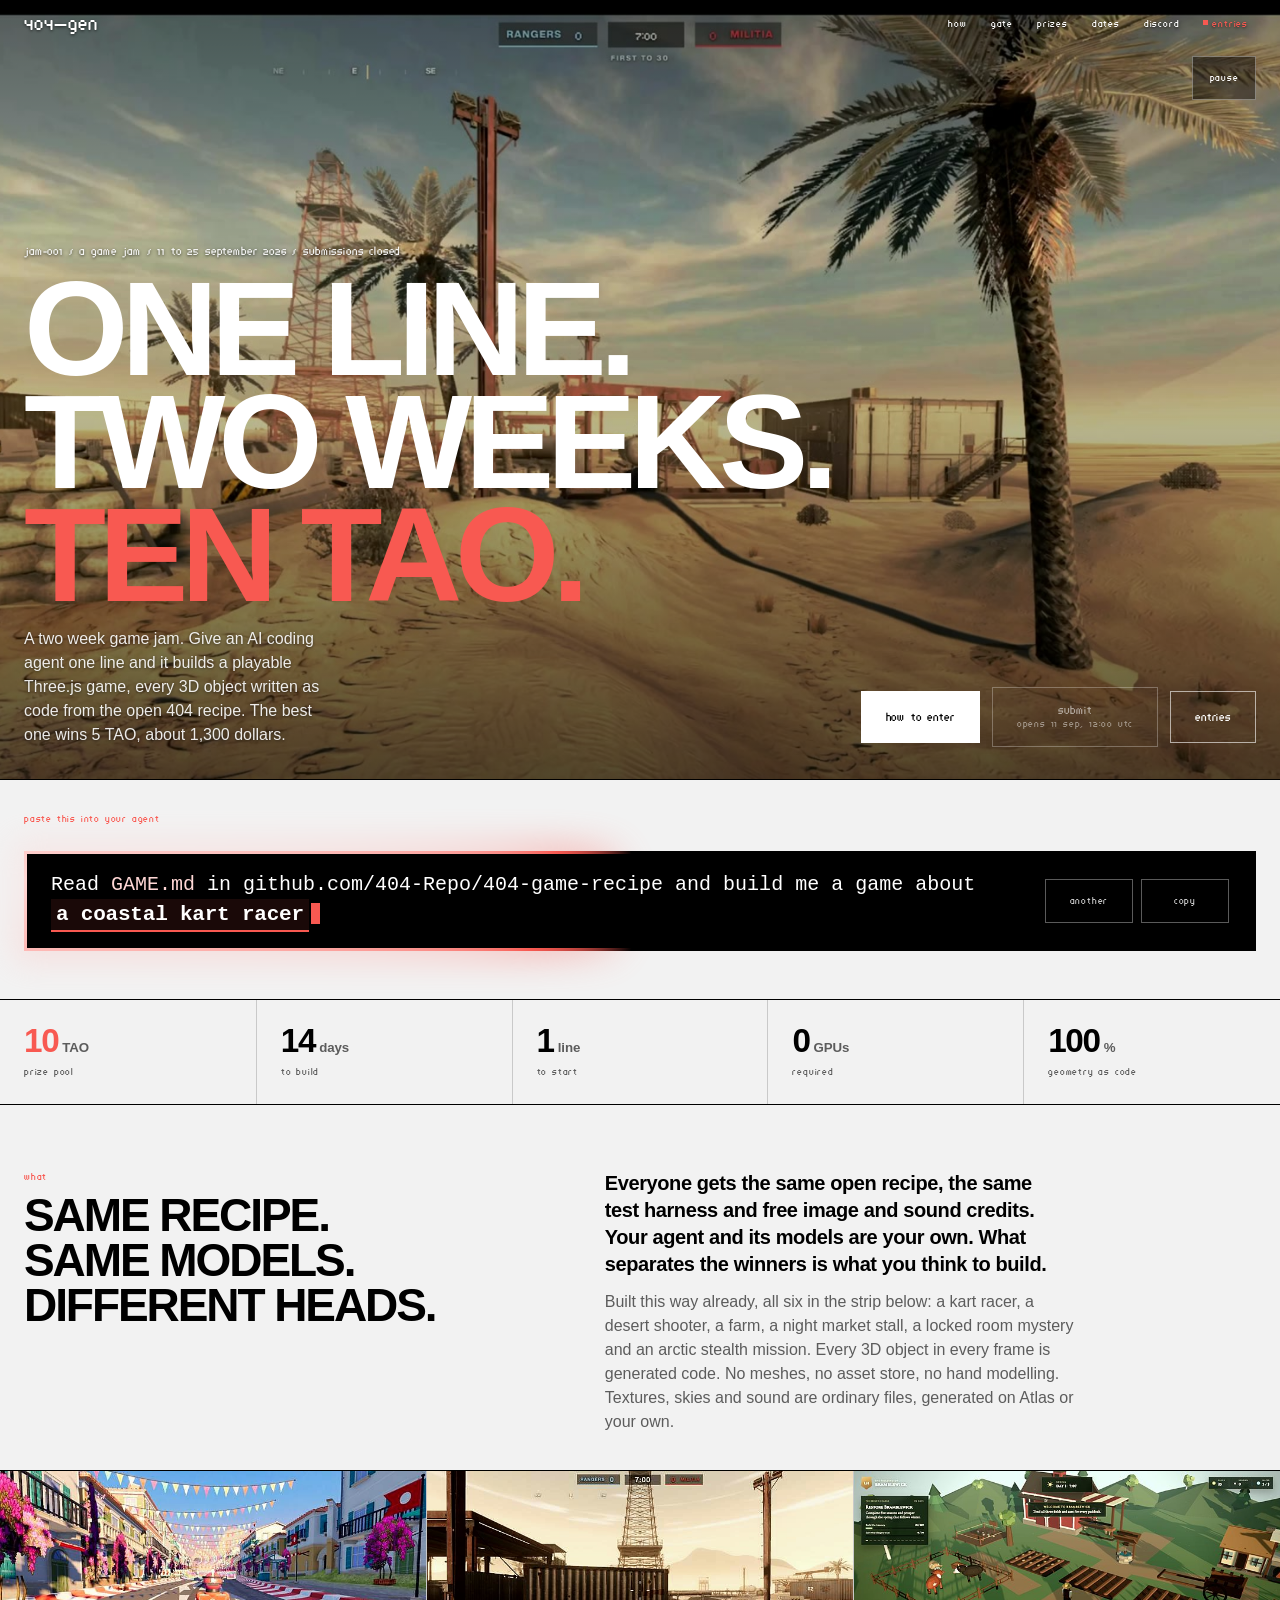
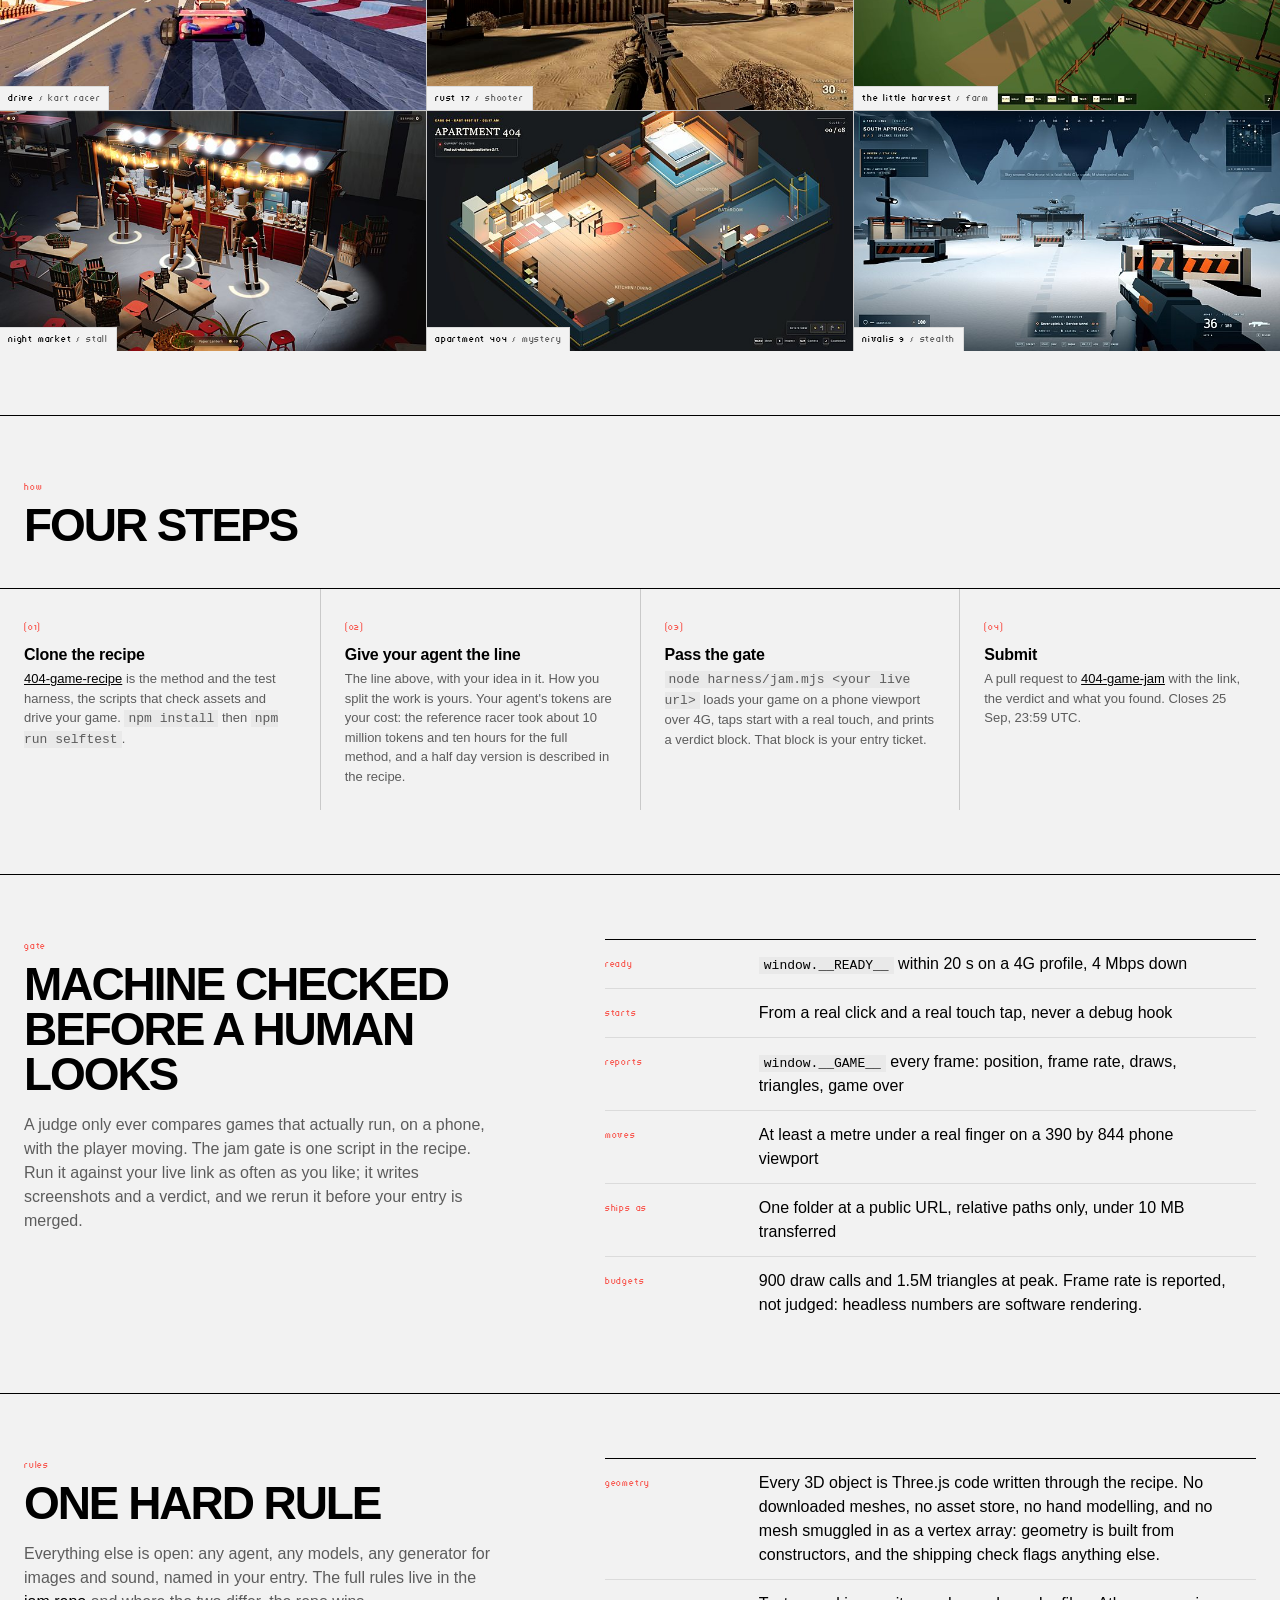
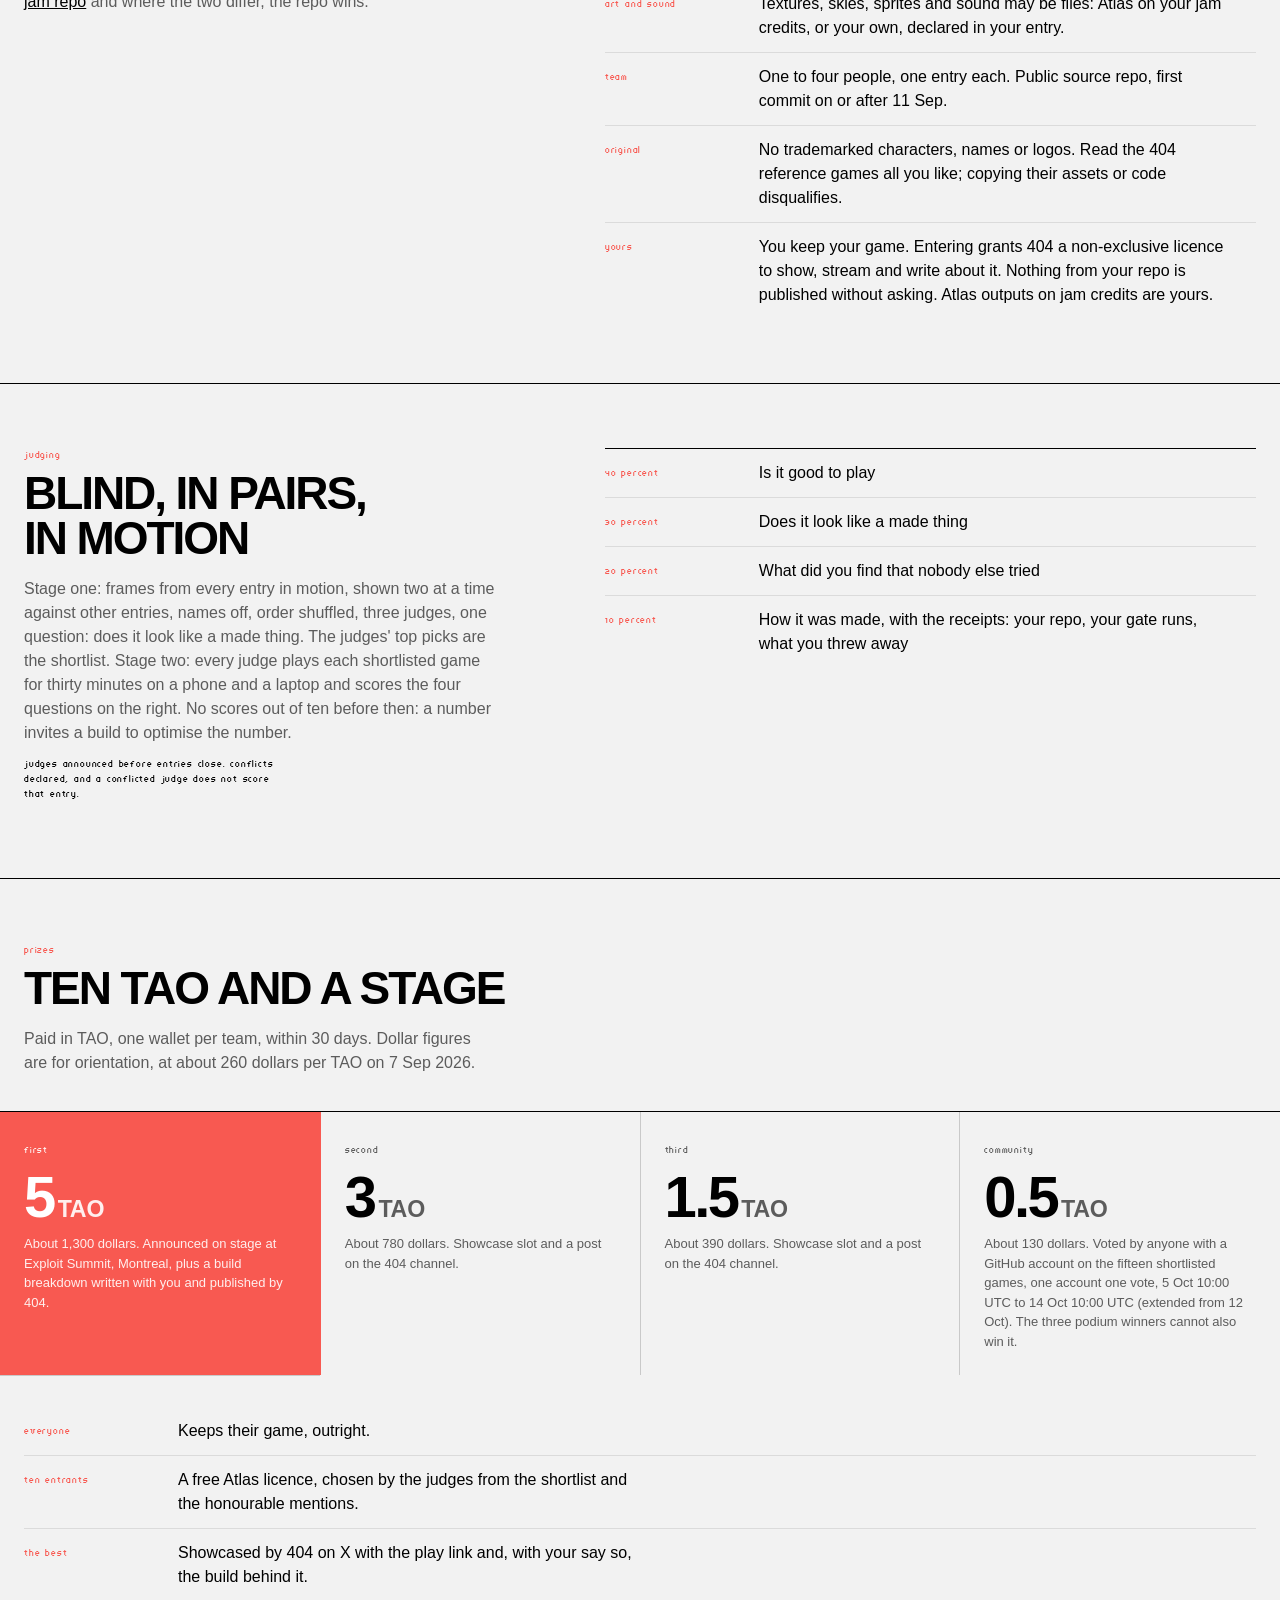
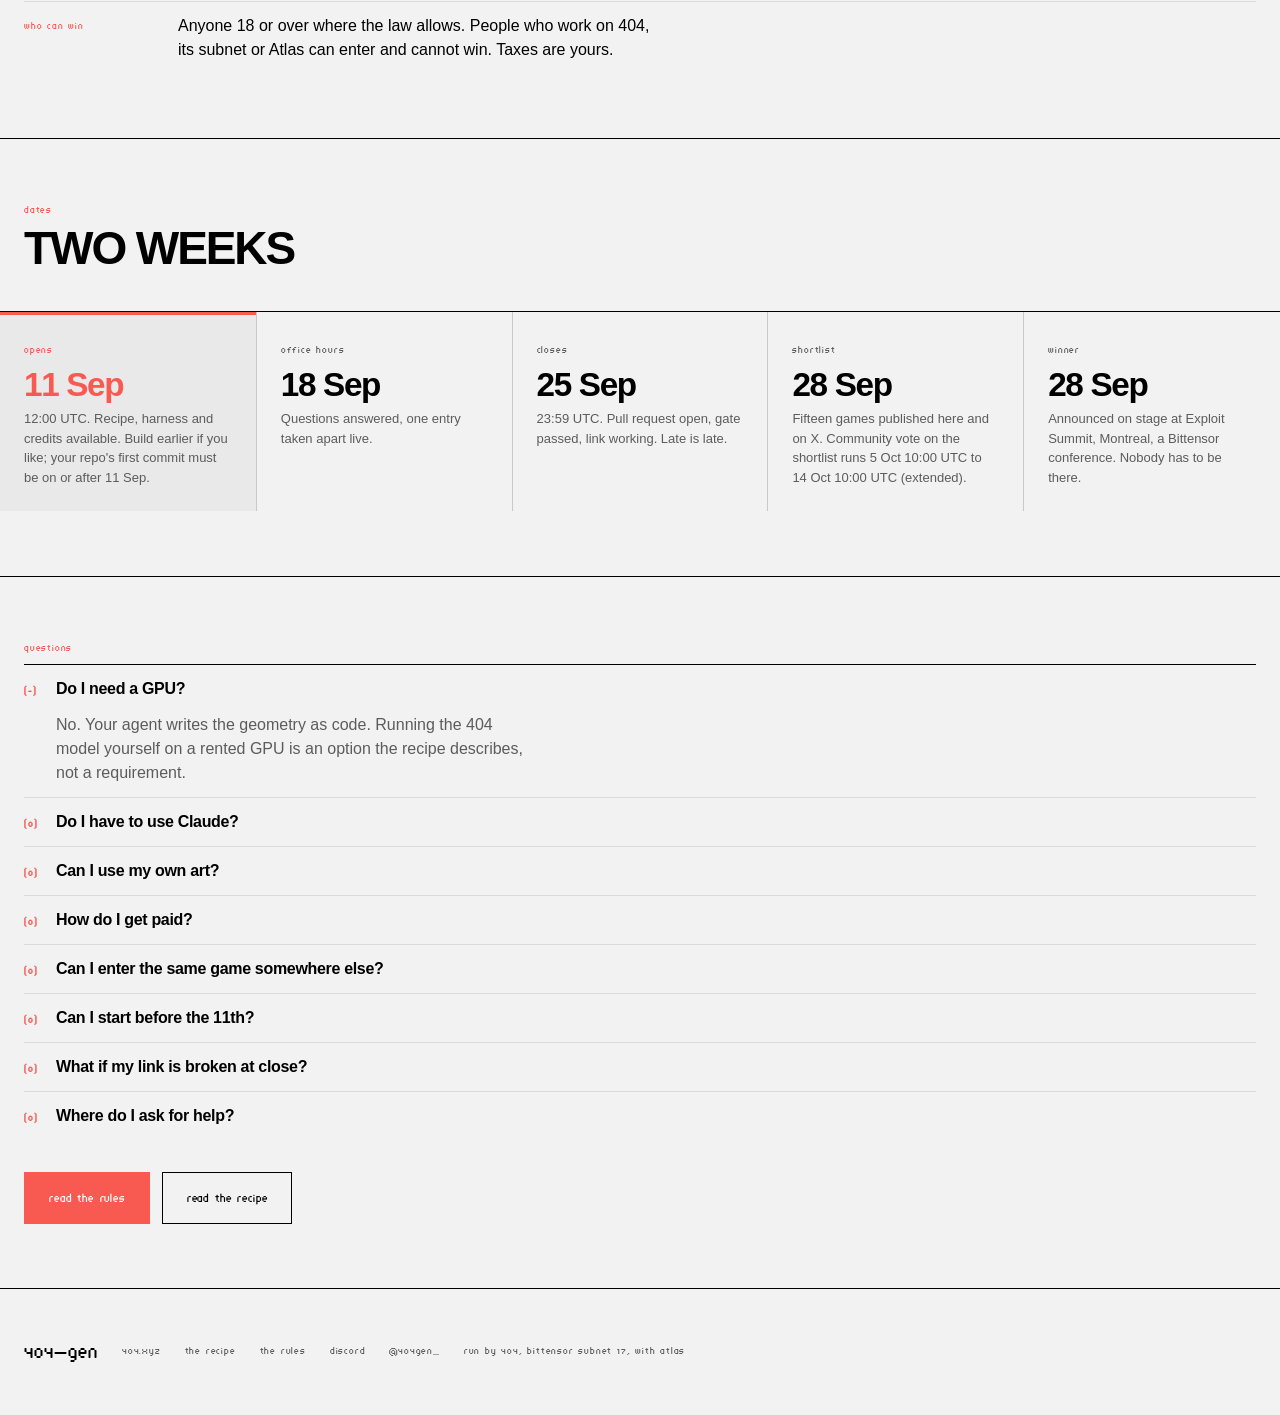
<file: index.html>
<!doctype html>
<html lang="en">
<head>
<meta charset="utf-8">
<meta name="viewport" content="width=device-width,initial-scale=1,viewport-fit=cover">
<meta name="description" content="A two week game jam. Give your agent one line, it builds a Three.js game from the open 404 recipe. Ten TAO in prizes.">
<meta property="og:title" content="404 Game Jam">
<meta property="og:description" content="One line. Two weeks. Ten TAO. Your agent builds the game, every object in it as Three.js code.">
<meta property="og:image" content="https://game.404.xyz/media/t_drive_a.jpg">
<meta property="og:type" content="website">
<meta name="twitter:card" content="summary_large_image">
<meta name="theme-color" content="#F2F2F2">
<link rel="icon" href="data:image/svg+xml,%3Csvg xmlns='http://www.w3.org/2000/svg' viewBox='0 0 16 16'%3E%3Crect width='16' height='16' fill='%23000'/%3E%3Crect x='3' y='3' width='10' height='10' fill='%23f85951'/%3E%3C/svg%3E">
<title>404 Game Jam</title>
</head>
<body>
<style>
/* fourzerofourpixel, the 404 pixel face, taken from 404.xyz/fonts. It is a partial subset:
   uppercase, digits and a little punctuation. Keep every pixel string uppercase and avoid
   the percent sign, the plus sign, the middle dot and arrows. */
@font-face{font-family:'fourzerofourpixel';src:url([data-uri]) format('woff2');font-weight:400;font-display:swap}


/* ============================================================================
   THE SYSTEM. Two scales, and nothing on this page is allowed off them.

   SPACING  4 8 12 16 24 32 48 64, plus one page gutter token.
   TYPE     pixel face at 10 / 12 / 20 only (its module is 0.1em, and it is a
            partial subset, so every pixel string stays uppercase);
            sans text at 13 / 16 / 20; sans display in four tiers that never
            collide; mono at 13 and one clamp for the prompt.
   ========================================================================= */
:root{
  --paper:#F2F2F2; --ink:#000; --coral:#f85951; --grey:#5c5c5c; --hair:#dbdbdb; --hair2:#c9c9c9; --panel:#e9e9e9;
  --pix:fourzerofourpixel,ui-monospace,SFMono-Regular,Menlo,Consolas,monospace;
  --sans:Helvetica,"Helvetica Neue",Arial,ui-sans-serif,system-ui,sans-serif;
  --mono:ui-monospace,SFMono-Regular,Menlo,Consolas,"Liberation Mono",monospace;

  /* spacing steps */
  --s1:4px; --s2:8px; --s3:12px; --s4:16px; --s5:24px; --s6:32px; --s7:48px; --s8:64px;

  --bar:48px;       /* the fixed bar, and the unit every anchor jump is offset by */
  --tap:44px;       /* the smallest a control is allowed to be on a touch screen */
  --marker:20px;    /* the fixed column the FAQ marker sits in, so the heading never moves */
  --sec:var(--s7);  /* air above and below a section: 48, and 64 from 1200 */
  --pad:20px;       /* the page gutter, and the padding inside a band cell: they must match */
  --cell:var(--s4); /* 16 with a 20 gutter below 900, 24 with a 24 gutter above it */
  /* the page text edge. 104px at 1440, --pad below the 1320 cap. Full width blocks only. */
  --gut:max(var(--pad),calc((100% - 1280px)/2 + var(--pad)));
  /* the same gutter measured against the band a cell sits in, so an outer cell can carry it
     as padding: the band still bleeds, its text still lands on --gut, and a scrollbar
     cannot desync the two the way 100vw would */
  --gutc:max(var(--pad),calc((100cqw - 1280px)/2 + var(--pad)));
  /* the width of that gutter as a grid TRACK: the outer cell spans it and then pads by the full
     gutter, so its text lands on the prose column and its content box still matches the others */
  --gutt:max(0px,calc(var(--gutc) - var(--cell)));

  /* pixel face: three sizes, tracking loosens as the size drops */
  --pix-s:10px; --pix-s-tr:.08em;  /* every label, caption, badge, chip, byline, nav item, key, button */
  --pix-m:12px; --pix-m-tr:.07em;  /* a pixel string that carries a whole line: hero tagline, .btn */
  --pix-l:20px; --pix-l-tr:.05em;  /* the 404 GEN wordmark, bar and footer, nothing else */

  /* sans text: three sizes, no half pixels */
  --t-cell:13px;   /* supporting copy inside a band cell or a card */
  --t-body:16px;   /* body, spec values, FAQ question and answer, hero paragraph, step headings */
  --t-lead:20px;   /* the lead voice: p.lead and a card title */
  --measure:53ch;  /* about 66 characters at 16px */

  /* sans display: four tiers, largest to smallest, none of them ever equal */
  --d-title:clamp(44px,10.5vw,140px); /* h1 */
  --d-amt:clamp(34px,5vw,58px);       /* prize amounts, the one number allowed above a heading */
  --d-head:clamp(28px,3.6vw,46px);    /* h2 */
  --d-num:clamp(26px,2.6vw,34px);     /* secondary numbers: stat figures and dates */

  --m-chip:13px;                        /* mono inside running text */
  --m-panel:clamp(15px,1.6vw,20px);     /* the prompt, never smaller than the body */
}
/* three reflow points and the container cap: 600, 900, 1200, 1320 */
@media (min-width:900px){:root{--pad:var(--s5);--cell:var(--s5)}}
@media (min-width:1200px){:root{--sec:var(--s8)}}

html{color-scheme:light}
*{box-sizing:border-box}
body{margin:0;background:var(--paper);color:var(--ink);font-family:var(--sans);font-size:var(--t-body);line-height:1.5;-webkit-font-smoothing:antialiased}
[hidden]{display:none!important}
a{color:var(--ink)}
img,video{display:block;max-width:100%}
.wrap{max-width:1280px;margin:0 auto;padding:0 var(--pad)}
section[id],#top{scroll-margin-top:calc(var(--bar) + var(--s4))}

/* one focus token for the page: coral on paper, white over the video. No outline:none anywhere.
   The bar only takes the white ring while it is still transparent over the clip: once it goes
   solid it is paper, and a white ring on paper is a 1.1:1 ring, which is no ring at all. */
:where(a,button,summary,[tabindex]):focus-visible{outline:2px solid var(--coral);outline-offset:2px}
.bar:not(.solid) a:focus-visible,.stage .btn:focus-visible,.play:focus-visible{outline-color:#fff}

/* one line per seam. A band paints its dividers in a 1px grid gap, so no hairline can land
   on a viewport edge, on the ink rule below it, or beside an orphan cell. A card grid does the
   same job with a clipped shadow, because filtering can leave it a part filled row. */
.stats,.steps,.prizes,.time,.gal{gap:1px;background:var(--hair2)}
.stat,.step,.prize,.tcell,.shotcell{background:var(--paper)}
.grid{overflow:hidden}
/* the bands bleed edge to edge, their text does not, and every cell in a row gets the SAME
   content width. The gutter is its own grid TRACK at each end; the cell that opens a row spans
   the leading gutter and the cell that closes it spans the trailing one, then each carries that
   gutter as padding. Padding the outer cells without widening their track was the earlier
   version and it left the first and last column narrower than the middle by the gutter. */
.stats,.steps,.prizes,.time{container-type:inline-size}
.stat,.step,.prize,.tcell{padding:var(--cell)}
@media (max-width:899px){
  .stat:nth-child(2n+1),.prize:nth-child(2n+1),.tcell:nth-child(2n+1){grid-column:1/span 2;padding-left:var(--gutc)}
  .stat:nth-child(2n),.prize:nth-child(2n),.tcell:nth-child(2n){grid-column:-3/-1;padding-right:var(--gutc)}
  .stats .stat:last-child{grid-column:1/-1;padding-left:var(--gutc);padding-right:var(--gutc)}
}
@media (min-width:900px){
  .stat:nth-child(5n+1),.prize:nth-child(4n+1),.tcell:nth-child(5n+1){grid-column:1/span 2;padding-left:var(--gutc)}
  .stat:nth-child(5n),.prize:nth-child(4n),.tcell:nth-child(5n){grid-column:-3/-1;padding-right:var(--gutc)}
}
@media (max-width:599px){
  .step{grid-column:1/-1;padding-left:var(--gutc);padding-right:var(--gutc)}
}
@media (min-width:600px) and (max-width:1199px){
  .step:nth-child(2n+1){grid-column:1/span 2;padding-left:var(--gutc)}
  .step:nth-child(2n){grid-column:-3/-1;padding-right:var(--gutc)}
  .steps .step:last-child:nth-child(odd){grid-column:1/-1;padding-left:var(--gutc);padding-right:var(--gutc)}
}
@media (min-width:1200px){
  .step:nth-child(5n+1){grid-column:1/span 2;padding-left:var(--gutc)}
  .step:nth-child(5n){grid-column:-3/-1;padding-right:var(--gutc)}
}
.card{box-shadow:1px 0 0 var(--hair2),0 1px 0 var(--hair)}

.pix{font-family:var(--pix);font-size:var(--pix-s);letter-spacing:var(--pix-s-tr);text-transform:uppercase}
.c{color:var(--coral)} .g{color:var(--grey)}

/* bar */
.bar{position:fixed;top:0;left:0;right:0;z-index:40;transition:background .2s}
.bar .wrap{display:flex;align-items:center;gap:var(--s4);height:var(--bar)}
.bar a{font-family:var(--pix);font-size:var(--pix-s);letter-spacing:var(--pix-s-tr);text-transform:uppercase;color:#fff;text-decoration:none;text-shadow:0 1px 3px rgba(0,0,0,.65)}
.bar a:hover{color:var(--coral)}
.bar .mark{font-size:var(--pix-l);letter-spacing:var(--pix-l-tr);align-self:stretch;display:flex;align-items:center}
.bar nav{margin-left:auto;display:flex;gap:var(--s2)}
.bar nav a{padding:var(--s4) var(--s2)}   /* a 46px hit box without moving the type */
/* entries is where we want people to go, so it is the one coral item in the bar, marked with a dot */
.bar nav a#navEntries,.bar.solid nav a#navEntries{color:var(--coral)}
.bar nav a#navEntries::before{content:"";display:inline-block;width:5px;height:5px;background:var(--coral);vertical-align:.14em;margin-right:var(--s1)}
.bar.solid nav a#navEntries:hover,.bar.solid nav a#navEntries:focus{color:var(--ink)}
.bar:not(.solid) nav a#navEntries:hover,.bar:not(.solid) nav a#navEntries:focus{color:#fff}
@media (max-width:640px){.bar .wrap{gap:var(--s3)}.bar nav{gap:0}.bar nav a{padding:var(--s4) var(--s2)}.bar nav a.wide{display:none}}
/* the pixel face is a bitmap: 10px reads on a laptop and not on a phone, so phones get the next size the font has */
@media (max-width:599px){:root{--pix-s:12px;--pix-s-tr:.07em}}
.bar.solid{background:var(--paper);border-bottom:1px solid var(--ink)}
.bar.solid a{color:var(--ink);text-shadow:none}

/* hero: full bleed clip, almost no words */
.stage{position:relative;height:min(92vh,780px);min-height:460px;overflow:hidden;background:#111;border-bottom:1px solid var(--ink)}
.stage video,.stage img.poster{position:absolute;inset:0;width:100%;height:100%;object-fit:cover}
/* the scrim holds at least 10% black behind the band the tagline sits in */
.stage .veil{position:absolute;inset:0;background:linear-gradient(180deg,rgba(0,0,0,.42) 0%,rgba(0,0,0,.10) 30%,rgba(0,0,0,.28) 55%,rgba(0,0,0,.66) 100%)}
.stage .in{position:absolute;inset:auto 0 0 0;padding:0 0 var(--s6);color:#fff}
h1{font-weight:700;font-size:var(--d-title);line-height:.84;letter-spacing:-.055em;margin:0;text-transform:uppercase;color:#fff}
h1 .k{color:var(--coral)}
.stage .row{display:flex;flex-wrap:wrap;gap:var(--s3) var(--s5);align-items:flex-end;justify-content:space-between;margin-top:var(--s4)}
.stage .row p{margin:0;max-width:34ch;font-size:var(--t-body);color:rgba(255,255,255,.9);text-shadow:0 1px 3px rgba(0,0,0,.5)}
.stage .tagline{font-family:var(--pix);font-size:var(--pix-m);letter-spacing:var(--pix-m-tr);text-transform:uppercase;color:rgba(255,255,255,.92);text-shadow:0 1px 3px rgba(0,0,0,.65);margin-bottom:var(--s3)}
.play{position:absolute;top:calc(var(--bar) + var(--s2));right:var(--gut);font-family:var(--pix);font-size:var(--pix-s);letter-spacing:var(--pix-s-tr);text-transform:uppercase;
  background:rgba(0,0,0,.45);color:#fff;border:1px solid rgba(255,255,255,.35);padding:0 var(--s3);min-width:64px;min-height:var(--tap);
  display:inline-flex;align-items:center;justify-content:center;cursor:pointer}
.play:hover{background:var(--coral);border-color:var(--coral)}

/* prompt panel, with a beam riding the border */
@property --beam{syntax:'<angle>';initial-value:0deg;inherits:false}
.promptwrap{background:var(--paper);border-bottom:1px solid var(--ink);padding:var(--s6) 0 var(--s7)}
.promptwrap .lbl{font-family:var(--pix);font-size:var(--pix-s);letter-spacing:var(--pix-s-tr);text-transform:uppercase;color:var(--coral);margin:0 0 var(--s5)}
/* the beam: a blurred conic on the wrapper for the glow, a masked ring on the panel for the edge */
.beamwrap{position:relative}
.beamwrap::before{content:"";position:absolute;inset:-10px;pointer-events:none;filter:blur(16px);opacity:.32;
  background:conic-gradient(from var(--beam),rgba(248,89,81,0) 0deg,rgba(248,89,81,0) 190deg,#f85951 246deg,#ffd9d7 272deg,#f85951 300deg,rgba(248,89,81,0) 350deg);
  animation:beamspin 3.8s linear infinite}
.panel{position:relative;z-index:1;background:var(--ink);color:#fff;padding:3px}
.panel::before{content:"";position:absolute;inset:0;padding:3px;pointer-events:none;
  background:conic-gradient(from var(--beam),rgba(248,89,81,0) 0deg,rgba(248,89,81,0) 190deg,#f85951 246deg,#ffd9d7 272deg,#f85951 300deg,rgba(248,89,81,0) 350deg);
  -webkit-mask:linear-gradient(#000 0 0) content-box,linear-gradient(#000 0 0);-webkit-mask-composite:xor;
  mask:linear-gradient(#000 0 0) content-box,linear-gradient(#000 0 0);mask-composite:exclude;
  animation:beamspin 3.8s linear infinite}
@keyframes beamspin{to{--beam:360deg}}
@media (prefers-reduced-motion:reduce){.beamwrap::before{display:none}.panel::before{animation:none;background:#f85951}}
.panel .inner{position:relative;display:flex;flex-wrap:wrap;gap:var(--s3) var(--s4);align-items:center;padding:var(--s4) clamp(var(--s3),4vw,var(--pad))}
.panel code{font-family:var(--mono);font-size:var(--m-panel);line-height:1.45;color:#fff;flex:1;min-width:min(260px,100%);word-break:break-word}
.panel code .m{color:#ffd7d5}
.panel .slot{position:relative;display:inline-block;color:#fff;font-weight:700;font-size:1.05em;letter-spacing:-.01em;
  background:rgba(248,89,81,.10);box-shadow:inset 0 -2px 0 var(--coral);padding:1px 5px 2px;white-space:nowrap;
  transition:background .25s ease}
/* a light sweeps across the phrase the moment it lands */
.panel .slot::after{content:"";position:absolute;inset:0;pointer-events:none;opacity:0;
  background:linear-gradient(100deg,transparent 24%,rgba(255,255,255,.45) 50%,transparent 74%);
  transform:translateX(-110%)}
.panel .slot.land::after{opacity:1;animation:shine .55s ease-out 1}
@keyframes shine{to{transform:translateX(110%)}}
.panel .slot.land{background:rgba(248,89,81,.30);box-shadow:inset 0 -2px 0 var(--coral),0 0 14px rgba(248,89,81,.35)}
@media (prefers-reduced-motion:reduce){.panel .slot::after{display:none}}
.pcaret{display:inline-block;width:9px;height:1.05em;background:var(--coral);vertical-align:-.18em;margin-left:2px;animation:bl 1s steps(1) infinite}
@keyframes bl{50%{opacity:0}}
@media (prefers-reduced-motion:reduce){.pcaret{animation:none}}
.panel .acts{display:flex;gap:var(--s2);margin-left:auto}
.panel button{font-family:var(--pix);font-size:var(--pix-s);letter-spacing:var(--pix-s-tr);text-transform:uppercase;background:none;
  border:1px solid #5a5a5a;color:#c9c9c9;padding:0 var(--s3);min-width:88px;min-height:var(--tap);
  display:inline-flex;align-items:center;justify-content:center;cursor:pointer;white-space:nowrap}
.panel button:hover{color:var(--coral);border-color:var(--coral)}
/* the phrase gets a line of its own (the break is in the markup), so the panel is the same
   height whichever of the eight ideas is showing and the page below it never jumps */
@media (max-width:599px){.panel .acts{margin-left:0}}
/* under 360 the longest phrase only fits its own line at the body size, and only without the caret */
@media (max-width:359px){.panel .slot{font-size:1em}.pcaret{display:none}}

/* stats, the Dream style callout row */
.stats{display:grid;grid-template-columns:var(--gutt) repeat(2,minmax(0,1fr)) var(--gutt);border-bottom:1px solid var(--ink)}
@media (min-width:900px){.stats{grid-template-columns:var(--gutt) repeat(5,minmax(0,1fr)) var(--gutt)}}
.stat b{display:block;font-weight:700;font-size:var(--d-num);letter-spacing:-.04em;line-height:1;font-variant-numeric:tabular-nums}
.stat b em{font-style:normal;font-size:.4em;letter-spacing:-.01em;margin-left:var(--s1);color:var(--grey)}
.stat span{font-family:var(--pix);font-size:var(--pix-s);letter-spacing:var(--pix-s-tr);text-transform:uppercase;color:var(--grey);margin-top:var(--s2);display:block}
.stat.live b{color:var(--coral)}

/* sections, one word labels */
section{border-bottom:1px solid var(--ink);padding:var(--sec) 0}
/* an intro block that sits above a full bleed band keeps the heading off the band's rule */
section > .wrap:first-child:not(:last-child){padding-bottom:var(--s5)}
.lab{font-family:var(--pix);font-size:var(--pix-s);letter-spacing:var(--pix-s-tr);text-transform:uppercase;color:var(--coral);margin:0 0 var(--s2)}
h2{font-weight:700;font-size:var(--d-head);line-height:.98;letter-spacing:-.045em;margin:0 0 var(--s4);text-transform:uppercase;text-wrap:balance}
p{margin:0 0 var(--s3);max-width:var(--measure)}
p.lead{font-size:var(--t-lead);font-weight:700;letter-spacing:-.02em;line-height:1.35;max-width:40ch}
.cols{display:grid;grid-template-columns:1fr;gap:var(--s5)}
@media (min-width:900px){.cols{grid-template-columns:minmax(0,.9fr) minmax(0,1.1fr);gap:var(--s7)}}

/* media grid, the one band that stays edge to edge because it is pictures, not text */
.gal{display:grid;grid-template-columns:1fr;border-top:1px solid var(--ink)}
@media (min-width:600px){.gal{grid-template-columns:1fr 1fr}}
@media (min-width:900px){.gal.three{grid-template-columns:repeat(3,1fr)}}
.shotcell{position:relative}
.shotcell img{width:100%;aspect-ratio:16/9;object-fit:cover}
.shotcell .cap{position:absolute;left:0;bottom:0;background:var(--paper);border-top:1px solid var(--hair);border-right:1px solid var(--hair);
  font-family:var(--pix);font-size:var(--pix-s);letter-spacing:var(--pix-s-tr);text-transform:uppercase;color:var(--grey);padding:var(--s1) var(--s2)}
.shotcell .cap b{color:var(--ink);font-weight:400}

/* compact spec */
.spec{border-top:1px solid var(--ink)}
.spec > div{display:grid;grid-template-columns:1fr;gap:var(--s1) var(--s5);padding:var(--s3) 0;border-bottom:1px solid var(--hair)}
.spec > div:last-child{border-bottom:0}
@media (min-width:1200px){.spec > div{grid-template-columns:130px minmax(0,1fr)}.spec .k{padding-top:5px}}
.spec .k{font-family:var(--pix);font-size:var(--pix-s);letter-spacing:var(--pix-s-tr);text-transform:uppercase;color:var(--coral)}
.spec .v{margin:0;max-width:var(--measure);font-size:var(--t-body)}
.spec .v code{font-family:var(--mono);font-size:var(--m-chip);background:var(--panel);padding:1px 5px}

/* steps inline */
.steps{display:grid;grid-template-columns:var(--gutt) minmax(0,1fr) var(--gutt);border-top:1px solid var(--ink)}
@media (min-width:600px){.steps{grid-template-columns:var(--gutt) repeat(2,minmax(0,1fr)) var(--gutt)}}
@media (min-width:1200px){.steps{grid-template-columns:var(--gutt) repeat(4,minmax(0,1fr)) var(--gutt)}.steps .step:last-child{grid-column:-3/-1;padding-left:var(--cell)}}
.step .n{font-family:var(--pix);font-size:var(--pix-s);letter-spacing:var(--pix-s-tr);color:var(--coral);text-transform:uppercase}
.step h3{font-size:var(--t-body);font-weight:700;letter-spacing:-.015em;line-height:1.25;margin:var(--s2) 0 var(--s1)}
.step p{font-size:var(--t-cell);color:var(--grey);margin:0;max-width:none}
.step code{font-family:var(--mono);font-size:var(--m-chip);background:var(--panel);padding:1px 4px}

/* prizes */
.prizes{display:grid;grid-template-columns:var(--gutt) repeat(2,minmax(0,1fr)) var(--gutt);border-top:1px solid var(--ink)}
@media (min-width:900px){.prizes{grid-template-columns:var(--gutt) repeat(4,minmax(0,1fr)) var(--gutt)}}
.prize .amt{font-weight:700;font-size:var(--d-amt);letter-spacing:-.045em;line-height:1;margin:var(--s2) 0 var(--s2);font-variant-numeric:tabular-nums}
.prize .amt em{font-style:normal;font-size:.4em;letter-spacing:-.01em;margin-left:var(--s1);color:var(--grey)}
/* the coral field owns its right edge, as it always has; the row seam below it stays the row seam */
.prize.first{background:var(--coral);color:#fff;box-shadow:1px 0 0 var(--coral),0 1px 0 var(--hair2)}
.prize.first .amt em,.prize.first p,.prize.first .pix{color:rgba(255,255,255,.9)}
.prize p{font-size:var(--t-cell);color:var(--grey);margin:0;max-width:none}
#prizes .spec{border-top:0;margin-top:var(--s6)}

/* dates */
.time{display:grid;grid-template-columns:var(--gutt) repeat(2,minmax(0,1fr)) var(--gutt);border-top:1px solid var(--ink)}
@media (min-width:900px){.time{grid-template-columns:var(--gutt) repeat(5,minmax(0,1fr)) var(--gutt)}}
@media (max-width:899px){.time .tcell:last-of-type{grid-column:1/-1;padding-left:var(--gutc);padding-right:var(--gutc)}}
.tcell .d{font-weight:700;font-size:var(--d-num);letter-spacing:-.04em;line-height:1;margin:var(--s2) 0 var(--s2)}
.tcell p{font-size:var(--t-cell);color:var(--grey);margin:0;max-width:none}
/* the live cell is marked by an ink coloured brand, not by a 9 level shift in grey */
.tcell.now{background:var(--panel);box-shadow:inset 0 3px 0 var(--coral)} .tcell.now .d{color:var(--coral)}

/* faq */
.faq{border-top:1px solid var(--ink)}
.faq details{border-bottom:1px solid var(--hair)}
.faq details:last-of-type{border-bottom:0}
.faq summary{cursor:pointer;font-weight:700;font-size:var(--t-body);letter-spacing:-.02em;list-style:none;display:flex;gap:var(--s3);align-items:baseline;padding:var(--s3) 0}
.faq summary::-webkit-details-marker{display:none}
/* the pixel face has no plus sign, and a fixed width keeps the heading still when it opens */
.faq summary::before{content:"(0)";font-family:var(--pix);font-size:var(--pix-s);letter-spacing:var(--pix-s-tr);color:var(--coral);text-transform:uppercase;display:inline-block;width:var(--marker);flex:none}
.faq details[open] summary::before{content:"(-)"}
.faq p{margin:0 0 var(--s3) calc(var(--marker) + var(--s3));color:var(--grey);font-size:var(--t-body);max-width:var(--measure)}

/* buttons + footer */
.btn{display:inline-flex;align-items:center;justify-content:center;background:var(--coral);color:#fff;font-family:var(--pix);font-size:var(--pix-m);letter-spacing:var(--pix-m-tr);
  text-transform:uppercase;padding:var(--s4) var(--s5);min-height:var(--tap);text-decoration:none;border:1px solid var(--coral)}
.btn:hover{background:var(--ink);border-color:var(--ink);color:var(--paper)}
.btn.ghost{background:none;color:var(--ink);border-color:var(--ink)}
.btn.ghost:hover{background:var(--ink);color:var(--paper)}
.btn.light{background:#fff;color:var(--ink);border-color:#fff}
.btn.light:hover{background:var(--coral);border-color:var(--coral);color:#fff}
.btn.wire{background:transparent;color:#fff;border-color:rgba(255,255,255,.6)}
.btn.off{color:rgba(255,255,255,.55);border-color:rgba(255,255,255,.28);pointer-events:none;flex-direction:column;gap:2px;line-height:1.1}
.btn.off small{font-size:var(--pix-s);letter-spacing:var(--pix-s-tr);text-transform:uppercase;color:rgba(255,255,255,.45)}
.btn.wire:hover{background:#fff;color:var(--ink);border-color:#fff}
.btns{display:flex;flex-wrap:wrap;gap:var(--s3);align-items:center}
#faq .btns{margin-top:var(--s6)}
footer{padding:var(--s6) 0}
footer .wrap{display:flex;flex-wrap:wrap;gap:var(--s2) var(--s5);align-items:center}
footer a{font-family:var(--pix);font-size:var(--pix-s);letter-spacing:var(--pix-s-tr);color:var(--grey);text-decoration:none;text-transform:uppercase;padding:var(--s4) 0}
footer a:hover{color:var(--coral)}
footer .mark{font-size:var(--pix-l);letter-spacing:var(--pix-l-tr);color:var(--ink)}

/* entries */
.ehead{padding:calc(var(--bar) + var(--s6)) 0 var(--s5)}
#view-entries h1{color:var(--ink);font-size:clamp(40px,7.5vw,100px)}
.ehead p{margin:var(--s4) 0 0}
#view-entries .cols{padding:var(--s7) 0 var(--s5)}
.filters{display:flex;flex-wrap:wrap;gap:var(--s2);padding:var(--s3) 0;border-bottom:1px solid var(--ink);align-items:center}
.filters .lbl{font-family:var(--pix);font-size:var(--pix-s);letter-spacing:var(--pix-s-tr);text-transform:uppercase;color:var(--grey);margin-right:var(--s1)}
.chip{font-family:var(--pix);font-size:var(--pix-s);letter-spacing:var(--pix-s-tr);text-transform:uppercase;background:none;border:1px solid var(--hair2);
  color:var(--grey);padding:0 var(--s3);min-height:var(--tap);display:inline-flex;align-items:center;cursor:pointer}
.chip:hover{border-color:var(--ink);color:var(--ink)}
.chip[aria-pressed="true"]{background:var(--ink);border-color:var(--ink);color:var(--paper)}
.grid{display:grid;grid-template-columns:1fr}
@media (min-width:600px){.grid{grid-template-columns:1fr 1fr}}
@media (min-width:900px){.grid{grid-template-columns:repeat(3,1fr)}}
.card{display:flex;flex-direction:column}
.card.ref{background:var(--panel)}
.shot{aspect-ratio:16/9;position:relative;overflow:hidden;background:#ddd;border-bottom:1px solid var(--hair)}
.shot img{width:100%;height:100%;object-fit:cover}
.shot .ph{position:absolute;inset:0;display:grid;place-items:center;background:repeating-linear-gradient(135deg,#e4e4e4 0 12px,#dedede 12px 24px)}
.shot .ph span{font-family:var(--pix);font-size:var(--pix-s);letter-spacing:var(--pix-s-tr);text-transform:uppercase;color:#9a9a9a}
.tag{position:absolute;top:0;left:0;font-family:var(--pix);font-size:var(--pix-s);letter-spacing:var(--pix-s-tr);text-transform:uppercase;background:var(--coral);color:#fff;padding:var(--s1) var(--s2)}
.tag.ghosttag{background:var(--paper);color:var(--grey);border-right:1px solid var(--hair);border-bottom:1px solid var(--hair)}
.cbody{padding:var(--cell);display:flex;flex-direction:column;gap:var(--s1);flex:1}
.cbody h3{font-weight:700;font-size:var(--t-lead);letter-spacing:-.035em;line-height:1;margin:0;text-transform:uppercase}
.by{font-family:var(--pix);font-size:var(--pix-s);letter-spacing:var(--pix-s-tr);text-transform:uppercase;color:var(--grey)}
.found{font-size:var(--t-cell);margin:var(--s2) 0 0;max-width:none}
.found b{color:var(--coral);font-weight:400;font-family:var(--pix);font-size:var(--pix-s);letter-spacing:var(--pix-s-tr);text-transform:uppercase;display:block;margin-bottom:var(--s1)}
.meta{display:flex;flex-wrap:wrap;gap:var(--s1);margin-top:auto;padding-top:var(--s3)}
.badge{font-family:var(--pix);font-size:var(--pix-s);letter-spacing:var(--pix-s-tr);text-transform:uppercase;border:1px solid var(--hair2);color:var(--grey);padding:var(--s1) var(--s2)}
.badge.pass{color:var(--coral);border-color:var(--coral)}
.badge.podium{background:var(--coral);border-color:var(--coral);color:#fff}
.cact{display:flex;border-top:1px solid var(--hair)}
.cact a,.cact span{flex:1;text-align:center;padding:0 var(--s2);min-height:var(--tap);display:inline-flex;align-items:center;justify-content:center;
  font-family:var(--pix);font-size:var(--pix-s);letter-spacing:var(--pix-s-tr);text-transform:uppercase;
  color:var(--ink);text-decoration:none;border-right:1px solid var(--hair)}
.cact a:last-child,.cact span:last-child{border-right:0}
.cact a:hover{background:var(--ink);color:var(--paper)}
.cact a.mute,.cact span.mute{color:#a0a0a0}
/* play is the coral action in the middle of the card's row, and it opens the game in a new tab */
.cact a.goplay{background:var(--coral);color:#fff;border-right-color:var(--coral)}
.cact a.goplay:hover,.cact a.goplay:focus-visible{background:var(--ink);color:var(--paper);border-right-color:var(--ink)}
.cact button{flex:1;text-align:center;padding:var(--s3) var(--s2);font-family:var(--pix);font-size:var(--pix-s);
  letter-spacing:var(--pix-s-tr);text-transform:uppercase;color:var(--ink);background:none;border:0;
  border-right:1px solid var(--hair);cursor:pointer;min-height:var(--tap)}
.cact button:last-child{border-right:0}
.cact button:hover,.cact button:focus-visible{background:var(--ink);color:var(--paper)}
.cact button.voted{background:var(--coral);color:#fff}
.cact button .n{font-variant-numeric:tabular-nums}
.votenote{font-size:var(--t-cell);color:var(--grey);margin:var(--s4) 0 0}
.empty{padding:var(--s6) 0;color:var(--grey);font-family:var(--pix);font-size:var(--pix-s);letter-spacing:var(--pix-s-tr);text-transform:uppercase}
</style>

<div class="bar" id="bar"><div class="wrap">
  <a class="mark" href="#top">404&#8212;GEN</a>
  <nav>
    <a href="#how">how</a><a href="#gate">gate</a><a href="#prizes">prizes</a>
    <a href="#dates">dates</a><a href="https://discord.gg/5qvNHuWxTH" class="wide">discord</a><a href="#entries" class="keep" id="navEntries">entries</a>
  </nav>
</div></div>

<!-- ================= JAM ================= -->
<div id="view-jam">
<div class="stage" id="top">
  <video id="hero" poster="media/hero_rust_poster.jpg?v=3" autoplay muted loop playsinline preload="metadata"
         data-sm="media/hero_rust_854.mp4?v=3" data-md="media/hero_rust_1280.mp4?v=3" data-lg="media/hero_rust_1600.mp4?v=3"
         aria-label="Rust 17, a desert oilfield shooter built with the recipe: a full minute of play: the walk in, the sights, the firefights at the tanks"></video>
  <div class="veil"></div>
  <button class="play" id="vtoggle" type="button">pause</button>
  <div class="in"><div class="wrap">
    <div class="tagline">jam-001 / a game jam / 11 to 25 september 2026 / <span id="countdown">opens in 4 days</span></div>
    <h1>One line.<br>Two weeks.<br><span class="k">Ten TAO.</span></h1>
    <div class="row">
      <p>A two week game jam. Give an AI coding agent one line and it builds a playable Three.js game, every 3D object written as code from the open 404 recipe. The best one wins 5 TAO, about 1,300 dollars.</p>
      <div class="btns">
        <a class="btn light" href="#how" id="signup">How to enter</a>
        <a class="btn wire off" href="https://github.com/404-Repo/404-game-jam" id="submitb" aria-disabled="true"><span>Submit</span><small id="submitwhen">opens 11 Sep, 12:00 UTC</small></a>
        <a class="btn wire" href="#entries">Entries</a>
      </div>
    </div>
  </div></div>
</div>

<div class="promptwrap"><div class="wrap">
  <p class="lbl">paste this into your agent</p>
  <div class="beamwrap"><div class="panel"><div class="inner">
    <code>Read <span class="m">GAME.md</span> in github.com/404-Repo/404-game-recipe and build me a game about<br><span class="slot" id="slot">a coastal kart racer</span><span class="pcaret" id="pcaret"></span></code>
    <span class="acts"><button id="shuffle" type="button">another</button><button id="copy" type="button">copy</button></span>
  </div></div></div>
</div></div>

<div class="stats">
  <div class="stat live"><b>10<em>TAO</em></b><span>prize pool</span></div>
  <div class="stat"><b>14<em>days</em></b><span>to build</span></div>
  <div class="stat"><b>1<em>line</em></b><span>to start</span></div>
  <div class="stat"><b>0<em>GPUs</em></b><span>required</span></div>
  <div class="stat"><b>100<em>%</em></b><span>geometry as code</span></div>
</div>

<section id="what"><div class="wrap">
  <div class="cols">
    <div>
      <p class="lab">what</p>
      <h2>Same recipe.<br>Same models.<br>Different heads.</h2>
    </div>
    <div>
      <p class="lead">Everyone gets the same open recipe, the same test harness and free image and sound credits. Your agent and its models are your own. What separates the winners is what you think to build.</p>
      <p class="g">Built this way already, all six in the strip below: a kart racer, a desert shooter, a farm, a night market stall, a locked room mystery and an arctic stealth mission. Every 3D object in every frame is generated code. No meshes, no asset store, no hand modelling. Textures, skies and sound are ordinary files, generated on Atlas or your own.</p>
    </div>
  </div>
</div>
<div class="gal three">
  <div class="shotcell"><img src="media/t_drive_a.jpg" alt="A kart racing through an old town street with bunting overhead" loading="lazy"><span class="cap"><b>Drive</b> / kart racer</span></div>
  <div class="shotcell"><img src="media/t_rust_a.jpg" alt="A derrick tower over a desert oilfield seen down a rifle" loading="lazy"><span class="cap"><b>Rust 17</b> / shooter</span></div>
  <div class="shotcell"><img src="media/t_harvest.jpg" alt="A low poly farm at morning with a barn, a cattle paddock, three fields and a well" loading="lazy"><span class="cap"><b>The Little Harvest</b> / farm</span></div>
  <div class="shotcell"><img src="media/t_stall.jpg" alt="A lantern lit night market food stall with customers queuing between crates and stools" loading="lazy"><span class="cap"><b>Night Market</b> / stall</span></div>
  <div class="shotcell"><img src="media/t_apartment.jpg" alt="An isometric apartment at night with a kitchen, bedroom and bathroom lit for a crime scene" loading="lazy"><span class="cap"><b>Apartment 404</b> / mystery</span></div>
  <div class="shotcell"><img src="media/t_nivalis.jpg" alt="A patrol drone over a snowbound relay station seen down a pulse carbine" loading="lazy"><span class="cap"><b>Nivalis 9</b> / stealth</span></div>
</div></section>

<section id="how"><div class="wrap">
  <p class="lab">how</p>
  <h2>Four steps</h2>
</div>
<div class="steps">
  <div class="step"><span class="n">(01)</span><h3>Clone the recipe</h3><p><a href="https://github.com/404-Repo/404-game-recipe">404-game-recipe</a> is the method and the test harness, the scripts that check assets and drive your game. <code>npm install</code> then <code>npm run selftest</code>.</p></div>
  <div class="step"><span class="n">(02)</span><h3>Give your agent the line</h3><p>The line above, with your idea in it. How you split the work is yours. Your agent's tokens are your cost: the reference racer took about 10 million tokens and ten hours for the full method, and a half day version is described in the recipe.</p></div>
  <div class="step"><span class="n">(03)</span><h3>Pass the gate</h3><p><code>node harness/jam.mjs &lt;your live url&gt;</code> loads your game on a phone viewport over 4G, taps start with a real touch, and prints a verdict block. That block is your entry ticket.</p></div>
  <div class="step"><span class="n">(04)</span><h3>Submit</h3><p>A pull request to <a href="https://github.com/404-Repo/404-game-jam">404-game-jam</a> with the link, the verdict and what you found. Closes 25 Sep, 23:59 UTC.</p></div>
</div></section>

<section id="gate"><div class="wrap">
  <div class="cols">
    <div>
      <p class="lab">gate</p>
      <h2>Machine checked<br>before a human looks</h2>
      <p class="g">A judge only ever compares games that actually run, on a phone, with the player moving. The jam gate is one script in the recipe. Run it against your live link as often as you like; it writes screenshots and a verdict, and we rerun it before your entry is merged.</p>
    </div>
    <div>
      <div class="spec">
        <div><span class="k">ready</span><p class="v"><code>window.__READY__</code> within 20 s on a 4G profile, 4 Mbps down</p></div>
        <div><span class="k">starts</span><p class="v">From a real click and a real touch tap, never a debug hook</p></div>
        <div><span class="k">reports</span><p class="v"><code>window.__GAME__</code> every frame: position, frame rate, draws, triangles, game over</p></div>
        <div><span class="k">moves</span><p class="v">At least a metre under a real finger on a 390 by 844 phone viewport</p></div>
        <div><span class="k">ships as</span><p class="v">One folder at a public URL, relative paths only, under 10 MB transferred</p></div>
        <div><span class="k">budgets</span><p class="v">900 draw calls and 1.5M triangles at peak. Frame rate is reported, not judged: headless numbers are software rendering.</p></div>
      </div>
    </div>
  </div>
</div></section>

<section id="rules"><div class="wrap">
  <div class="cols">
    <div>
      <p class="lab">rules</p>
      <h2>One hard rule</h2>
      <p class="g">Everything else is open: any agent, any models, any generator for images and sound, named in your entry. The full rules live in the <a href="https://github.com/404-Repo/404-game-jam">jam repo</a> and where the two differ, the repo wins.</p>
    </div>
    <div>
      <div class="spec">
        <div><span class="k">geometry</span><p class="v">Every 3D object is Three.js code written through the recipe. No downloaded meshes, no asset store, no hand modelling, and no mesh smuggled in as a vertex array: geometry is built from constructors, and the shipping check flags anything else.</p></div>
        <div><span class="k">art and sound</span><p class="v">Textures, skies, sprites and sound may be files: Atlas on your jam credits, or your own, declared in your entry.</p></div>
        <div><span class="k">team</span><p class="v">One to four people, one entry each. Public source repo, first commit on or after 11 Sep.</p></div>
        <div><span class="k">original</span><p class="v">No trademarked characters, names or logos. Read the 404 reference games all you like; copying their assets or code disqualifies.</p></div>
        <div><span class="k">yours</span><p class="v">You keep your game. Entering grants 404 a non-exclusive licence to show, stream and write about it. Nothing from your repo is published without asking. Atlas outputs on jam credits are yours.</p></div>
      </div>
    </div>
  </div>
</div></section>

<section id="judging"><div class="wrap">
  <div class="cols">
    <div>
      <p class="lab">judging</p>
      <h2>Blind, in pairs,<br>in motion</h2>
      <p class="g">Stage one: frames from every entry in motion, shown two at a time against other entries, names off, order shuffled, three judges, one question: does it look like a made thing. The judges' top picks are the shortlist. Stage two: every judge plays each shortlisted game for thirty minutes on a phone and a laptop and scores the four questions on the right. No scores out of ten before then: a number invites a build to optimise the number.</p>
      <p class="pix">Judges announced before entries close. Conflicts declared, and a conflicted judge does not score that entry.</p>
    </div>
    <div>
      <div class="spec">
        <div><span class="k">40 percent</span><p class="v">Is it good to play</p></div>
        <div><span class="k">30 percent</span><p class="v">Does it look like a made thing</p></div>
        <div><span class="k">20 percent</span><p class="v">What did you find that nobody else tried</p></div>
        <div><span class="k">10 percent</span><p class="v">How it was made, with the receipts: your repo, your gate runs, what you threw away</p></div>
      </div>
    </div>
  </div>
</div></section>

<section id="prizes"><div class="wrap">
  <p class="lab">prizes</p>
  <h2>Ten TAO and a stage</h2>
  <p class="g">Paid in TAO, one wallet per team, within 30 days. Dollar figures are for orientation, at about 260 dollars per TAO on 7 Sep 2026.</p>
</div>
<div class="prizes">
  <div class="prize first"><span class="pix">first</span><div class="amt">5<em>TAO</em></div><p>About 1,300 dollars. Announced on stage at Exploit Summit, Montreal, plus a build breakdown written with you and published by 404.</p></div>
  <div class="prize"><span class="pix g">second</span><div class="amt">3<em>TAO</em></div><p>About 780 dollars. Showcase slot and a post on the 404 channel.</p></div>
  <div class="prize"><span class="pix g">third</span><div class="amt">1.5<em>TAO</em></div><p>About 390 dollars. Showcase slot and a post on the 404 channel.</p></div>
  <div class="prize"><span class="pix g">community</span><div class="amt">0.5<em>TAO</em></div><p>About 130 dollars. Voted by anyone with a GitHub account on the fifteen shortlisted games, one account one vote, 5 Oct 10:00 UTC to 14 Oct 10:00 UTC (extended from 12 Oct). The three podium winners cannot also win it.</p></div>
</div>
<div class="wrap"><div class="spec">
  <div><span class="k">everyone</span><p class="v">Keeps their game, outright.</p></div>
  <div><span class="k">ten entrants</span><p class="v">A free Atlas licence, chosen by the judges from the shortlist and the honourable mentions.</p></div>
  <div><span class="k">the best</span><p class="v">Showcased by 404 on X with the play link and, with your say so, the build behind it.</p></div>
  <div><span class="k">who can win</span><p class="v">Anyone 18 or over where the law allows. People who work on 404, its subnet or Atlas can enter and cannot win. Taxes are yours.</p></div>
</div></div></section>

<section id="dates"><div class="wrap">
  <p class="lab">dates</p>
  <h2>Two weeks</h2>
</div>
<div class="time">
  <div class="tcell now"><span class="pix c">opens</span><div class="d">11 Sep</div><p>12:00 UTC. Recipe, harness and credits available. Build earlier if you like; your repo's first commit must be on or after 11 Sep.</p></div>
  <div class="tcell"><span class="pix g">office hours</span><div class="d">18 Sep</div><p>Questions answered, one entry taken apart live.</p></div>
  <div class="tcell"><span class="pix g">closes</span><div class="d">25 Sep</div><p>23:59 UTC. Pull request open, gate passed, link working. Late is late.</p></div>
  <div class="tcell"><span class="pix g">shortlist</span><div class="d">28 Sep</div><p>Fifteen games published here and on X. Community vote on the shortlist runs 5 Oct 10:00 UTC to 14 Oct 10:00 UTC (extended).</p></div>
  <div class="tcell"><span class="pix g">winner</span><div class="d">28 Sep</div><p>Announced on stage at Exploit Summit, Montreal, a Bittensor conference. Nobody has to be there.</p></div>
</div></section>

<section id="faq"><div class="wrap">
  <p class="lab">questions</p>
  <div class="faq">
    <details open><summary>Do I need a GPU?</summary><p>No. Your agent writes the geometry as code. Running the 404 model yourself on a rented GPU is an option the recipe describes, not a requirement.</p></details>
    <details><summary>Do I have to use Claude?</summary><p>No. Any agent that reads files, runs a shell and looks at images. Name what you used.</p></details>
    <details><summary>Can I use my own art?</summary><p>Yes, for images and sound. The 3D is the one thing that must come through the recipe as code.</p></details>
    <details><summary>How do I get paid?</summary><p>In TAO, to one Bittensor wallet per team, within 30 days of the announcement. You can give the wallet at submission or when you win. We may ask a winner to confirm who they are first.</p></details>
    <details><summary>Can I enter the same game somewhere else?</summary><p>Yes. Your game is yours. Tripo's Tripothon takes submissions from 15 September to 5 October, and it takes the same world-building game we do: finish it here by the 25th, polish it, then enter it there.</p></details>
    <details><summary>Can I start before the 11th?</summary><p>Yes. The recipe is public now. Your entry repo's first commit must be on or after 11 Sep 00:00 UTC, and the work has to be in the commits.</p></details>
    <details><summary>What if my link is broken at close?</summary><p>One 24 hour window to fix the deploy without changing the game. Once. Details, ties and disqualification are in the jam repo.</p></details>
    <details><summary>Where do I ask for help?</summary><p>The <a href="https://discord.gg/5qvNHuWxTH">404 Discord</a> is the fastest. Otherwise open an issue on the <a href="https://github.com/404-Repo/404-game-jam">jam repo</a>, ask on X at <a href="https://x.com/404gen_">@404gen_</a>, or come to office hours on 18 Sep.</p></details>
  </div>
  <div class="btns">
    <a class="btn" href="https://github.com/404-Repo/404-game-jam" id="signup2">Read the rules</a>
    <a class="btn ghost" href="https://github.com/404-Repo/404-game-recipe">Read the recipe</a>
  </div>
</div></section>
</div>

<!-- ================= ENTRIES ================= -->
<div id="view-entries" hidden>
<div class="wrap">
  <div class="ehead">
    <p class="lab">jam-001 / entries</p>
    <h1>The <span class="k">entries</span></h1>
    <p class="g">Entries are closed. Every game below was merged after our rerun of the jam gate. The podium: 1st The Last Bellkeeper, 2nd Farseek, 3rd SUNDRIFT, shown first below. The judges' shortlist of fifteen is published (use the shortlist filter). The community vote is open on the fifteen shortlisted games from 5 October 10:00 UTC until 14 October 10:00 UTC (12:00 in Vienna), extended by 48 hours and now open to anyone with a GitHub account. The three podium winners cannot also win the community prize; if one of them tops the vote, it goes to the next game. The last two cards are 404 reference builds: play them, read them, they are not eligible.</p>
  </div>
</div>
<div class="stats">
  <div class="stat"><b id="statEntries">0</b><span>entries</span></div>
  <div class="stat"><b id="statPass">0</b><span>passed the gate</span></div>
  <div class="stat"><b>2</b><span>reference builds</span></div>
  <div class="stat live"><b>10<em>TAO</em></b><span>still to win</span></div>
  <div class="stat"><b id="statDays">14</b><span>days to build</span></div>
</div>
<div class="wrap">
  <div class="filters">
    <span class="lbl">show</span>
    <button class="chip" type="button" data-f="all" aria-pressed="true">all</button>
    <button class="chip" type="button" data-f="shortlist" aria-pressed="false">shortlist</button>
    <button class="chip" type="button" data-f="racing" aria-pressed="false">racing</button>
    <button class="chip" type="button" data-f="shooter" aria-pressed="false">shooter</button>
    <button class="chip" type="button" data-f="platformer" aria-pressed="false">platformer</button>
    <button class="chip" type="button" data-f="other" aria-pressed="false">other</button>
  </div>
  <p class="votenote">Play opens the game in a new tab. The community vote is a thumbs up on the entry's pull request, open to anyone with a GitHub account, one account one vote, on any shortlisted game, from 5 Oct 10:00 UTC until 14 Oct 10:00 UTC. Entrants cannot vote for their own game. The three podium winners cannot also win it.</p>
  <div class="grid" id="grid"></div>
  <p class="empty" id="empty" hidden>No entries in this filter yet. The first ones land on 11 September.</p>
  <div class="cols">
    <div><p class="lab">the page</p><h2>How a game gets here</h2></div>
    <div><p class="g">An entry appears the moment its pull request to the <a href="https://github.com/404-Repo/404-game-jam">jam repo</a> is merged, which happens when our rerun of the jam gate agrees with the verdict block in it. Nothing is curated in or out before judging. Every card carries the play link, the source, what it was built with, and the entrant's own line on what they found.</p></div>
  </div>
</div>
</div>

<footer><div class="wrap">
  <a class="mark pix" href="#top">404&#8212;GEN</a>
  <a href="https://404.xyz">404.xyz</a>
  <a href="https://github.com/404-Repo/404-game-recipe">the recipe</a>
  <a href="https://github.com/404-Repo/404-game-jam">the rules</a>
  <a href="https://discord.gg/5qvNHuWxTH">discord</a>
  <a href="https://x.com/404gen_">@404gen_</a>
  <span class="pix g">run by 404, bittensor subnet 17, with atlas</span>
</div></footer>

<script>
(function(){
  var reduce = false;
  try { reduce = window.matchMedia('(prefers-reduced-motion: reduce)').matches; } catch (e) {}

  /* hero video: three encodes, and the screen picks. A full bleed clip at 854 wide is a 2x
     upscale on a laptop and looks it; a 1600 wide file on a phone is 6 MB nobody asked for. */
  var vid = document.getElementById('hero'), vt = document.getElementById('vtoggle');
  (function pick(){
    var w = window.innerWidth, c = navigator.connection || {}, thin = c.saveData || /^([23]g|slow-2g)$/.test(c.effectiveType || '');
    vid.src = vid.getAttribute(thin ? 'data-sm' : w >= 1100 ? 'data-lg' : w >= 700 ? 'data-md' : 'data-sm');
  })();
  if (reduce && vid) { vid.pause(); vt.textContent = 'play'; }
  vt.addEventListener('click', function(){
    if (vid.paused) { vid.play(); vt.textContent = 'pause'; } else { vid.pause(); vt.textContent = 'play'; }
  });

  /* the changing idea: erase, then type the next one with the leading character scrambling */
  var IDEAS = ['a coastal kart racer','a night market chase','a lighthouse platformer','a submarine salvage sim',
               'a rooftop parkour run','a desert train heist','a haunted arcade','a game nobody has made yet'];
  var SCRAM = 'abcdefghijklmnopqrstuvwxyz0123456789/-_';
  var slot = document.getElementById('slot'), idea = 0, busy = false, timer = null;
  function rnd(){ return SCRAM[(Math.random() * SCRAM.length) | 0]; }
  function step(ms){ return new Promise(function(r){ setTimeout(r, ms); }); }
  async function swapTo(next){
    if (busy) return; busy = true;
    var cur = slot.textContent;
    for (var e = cur.length; e >= 0; e--) { slot.textContent = cur.slice(0, e); await step(14); }
    for (var t = 1; t <= next.length; t++) {
      slot.textContent = next.slice(0, t - 1) + rnd(); await step(18);
      slot.textContent = next.slice(0, t); await step(22);
    }
    /* landing: the phrase lifts and a light sweeps across it, once */
    slot.classList.add('land'); await step(560); slot.classList.remove('land');
    busy = false;
  }
  function nextIdea(){ idea = (idea + 1) % IDEAS.length; return IDEAS[idea]; }
  function loop(){ timer = setTimeout(function(){ swapTo(nextIdea()).then(loop); }, 2500); }
  if (!reduce) loop();
  document.getElementById('shuffle').addEventListener('click', function(){
    clearTimeout(timer); if (busy) return;
    swapTo(nextIdea()).then(function(){ if (!reduce) loop(); });
  });

  var b = document.getElementById('copy');
  b.addEventListener('click', function(){
    var line = 'Read GAME.md in github.com/404-Repo/404-game-recipe and build me a game about ' + slot.textContent + '.';
    navigator.clipboard.writeText(line).then(function(){
      b.textContent = 'copied'; setTimeout(function(){ b.textContent = 'copy'; }, 1600);
    }).catch(function(){ b.textContent = 'select it'; });
  });

  /* countdown */
  var OPEN = Date.UTC(2026, 8, 11, 12, 0), CLOSE = Date.UTC(2026, 8, 25, 23, 59);
  var el = document.getElementById('countdown'), days = document.getElementById('statDays');
  function clock(){
    var now = Date.now(), t, label;
    if (now < OPEN) { t = OPEN - now; label = 'opens 11 sep 12:00 utc, in '; }
    else if (now < CLOSE) { t = CLOSE - now; label = 'closes 25 sep 23:59 utc, in '; }
    else { el.textContent = 'submissions closed'; if (days) days.textContent = '0'; return; }
    var d = Math.floor(t / 864e5), h = Math.floor(t / 36e5) % 24, m = Math.floor(t / 6e4) % 60;
    el.textContent = label + d + 'd ' + h + 'h ' + m + 'm';
    var sb = document.getElementById('submitb');
    if (sb && now >= OPEN) { sb.classList.remove('off'); sb.removeAttribute('aria-disabled'); sb.innerHTML = 'Submit'; }
    if (days) days.textContent = String(Math.max(0, Math.ceil((CLOSE - now) / 864e5)));
  }
  clock(); setInterval(clock, 30000);

  /* bar goes solid once past the hero */
  var bar = document.getElementById('bar'), stage = document.getElementById('top');
  function onScroll(){
    var past = !stage || window.scrollY > 24 || document.getElementById('view-jam').hidden;
    bar.classList.toggle('solid', past);
  }
  window.addEventListener('scroll', onScroll, { passive: true });

  /* entries */
  var ENTRIES = [
    /* ENTRIES (merged PRs, curated order) */
    { id:"e27", title:"The Last Bellkeeper", by:"Tylerdurdeth", tag:"other", genre:"other", short:true, podium:1, found:"Wind as a physical tool you carry: you catch a gust in your bell, hold it, and give it back to the world to turn a mill, ride an updraft, swing a bridge or calm a guardian, in a village built inside one great tree. Every puzzle and the boss fight are solved with the same few verbs of wind, never with a weapon.", badges:["gate pass", "Claude Code"], play:"https://tylerdurdeth.github.io/the-last-bellkeeper/", src:"https://github.com/Tylerdurdeth/the-last-bellkeeper", pr:"https://github.com/404-Repo/404-game-jam/pull/27", shot:"media/e_27.jpg" },
    { id:"e14", title:"Farseek", by:"Rapiiidooo", tag:"platformer", genre:"platformer", short:true, podium:2, found:"Doors are dialled with light: in a sunken tomb you turn bronze mirrors until sunlight lights the three glyphs of the gate's address. Beyond it, a customs checkpoint only stamps address plates as punishment, so you provoke its Wardens with a confiscated sun disc and step out of each stamp's ring so it lands on the right plate. On the dawn isles the same disc, charged in crystal beams, wakes pylons whose stepped bridges of light last only seconds.", badges:["gate pass", "Claude Code"], play:"https://farseek.rapidoai.dev/", src:"https://github.com/Rapiiidooo/farseek", pr:"https://github.com/404-Repo/404-game-jam/pull/14", shot:"media/e_14.jpg" },
    { id:"e13", title:"SUNDRIFT", by:"lkruer", tag:"racing", genre:"racing", short:true, podium:3, found:"The clock is the score: every drift you bank pushes the time of day forward, so a run starts at sunset and your driving carries the pass through the night to sunrise, the sky and the light on the road turning with every good slide. Leave the road and there is no reset button: a giant horseshoe magnet swoops down, grabs the car and carries it back to where it left. On a phone it is one finger (hold to drive, slide to steer, pull down to lift off or brake) with the other thumb on the handbrake.", badges:["gate pass", "Claude Code"], play:"https://lkruer.github.io/sundrift/game/", src:"https://github.com/lkruer/sundrift", pr:"https://github.com/404-Repo/404-game-jam/pull/13", shot:"media/e_13.jpg" },
    { id:"e7", title:"The Last Light", by:"alexanderbladyko", tag:"other", genre:"other", short:true, found:"Your moving lantern reveals otherwise invulnerable ghosts and strengthens your defenses, but it also accelerates the enemies inside its beam. You must keep repositioning the light while your towers hold a haunted toy theatre until dawn. Nested dolls split into faster toys, while sleep, wake-up shockwaves, and ghostlight pools let six build sites support different strategies.", badges:["gate pass", "Codex"], play:"https://the-last-light-toy-theatre.bladyko.chatgpt.site/", src:"https://github.com/alexanderbladyko/the-last-light", pr:"https://github.com/404-Repo/404-game-jam/pull/7", shot:"media/e_7.jpg" },
    { id:"e10", title:"Porcelain Tide", by:"FlyingBisonSG", tag:"shooter", genre:"shooter", short:true, found:"Your strongest shot is the one coming home: cast harmlessly past porcelain creatures, steer your salvage boat, then recall to reshape the returning harpoon's path through the shoal. Missed creatures circle back with their remaining health, so each of five voyages ends only when you resolve its encounters. Moving the boat becomes a way to aim, inside a drowned ceramic garden with reflected cobalt paintings and original chapter music.", badges:["gate pass", "Codex"], play:"https://flyingbisonsg.github.io/porcelain-tide/game/?v=a7692af", src:"https://github.com/FlyingBisonSG/porcelain-tide", pr:"https://github.com/404-Repo/404-game-jam/pull/10", shot:"media/e_10.jpg" },
    { id:"e3", title:"Guardians of the Rock", by:"tommyhgunz14", tag:"other", genre:"other", short:true, found:"A true story of No. 202 Squadron at Gibraltar, flown in authentic recreations of the most advanced flying boats of 1941 and the missions they flew in the battle for the Mediterranean. You take off from the water and hunt submarines on a period radar A-scope, with a plotting chart alongside; every contact must be identified by eye and reported by radio, which can bring destroyers to your contact, and firing on the wrong ship goes on your record. Depth charges are set to a firing depth before each run, a dived submarine is tracked by her shadow in the water, and you can take any gunner's or the bomb aimer's position while picture-in-picture windows follow the automated gunners and the charges' plumes with the crew's commentary.", badges:["gate pass", "Claude Code"], play:"https://tommyhgunz14.github.io/202/", src:"https://github.com/tommyhgunz14/202", pr:"https://github.com/404-Repo/404-game-jam/pull/3", shot:"media/e_3.jpg" },
    { id:"e16", title:"PONG PING", by:"JENW1N", tag:"other", genre:"other", short:true, found:"The rally is the music: every contact plays a note that climbs a scale over a beat locked to the rally's own tempo, and past a dozen shots the hall redraws itself in pencil while only the table, the ball and the two blades keep their colour. The racket is real, not a bat: a 2.7 g ball with drag and Magnus lift meets rubber modelled as grip and slip, so spin is a control, a flick at contact or a sweep of the mouse while your serve is in the air, and you watch the ball curve with it. Each opponent plays in a hall of its own, from a school gym in daylight to a floodlit arena, and the game meets a nearly-right stroke halfway instead of making the opponent worse, so anyone can rally and PRO still bites.", badges:["gate pass", "Claude Code"], play:"https://jenw1n.github.io/celluloid/game/", src:"https://github.com/JENW1N/celluloid", pr:"https://github.com/404-Repo/404-game-jam/pull/16", shot:"media/e_16.jpg" },
    { id:"e15", title:"Wind & Rain", by:"michalbe", tag:"other", genre:"other", short:true, found:"There is no mining or chopping: income is ritual. Priestesses dance for Wind and priests kneel at sacred springs for Rain, and a raid does not steal resources but interrupts the rite. The economy is also the soundtrack, because every dancer adds a layer to the village's rhythm and every priest adds chant and thunder, so you hear your income grow and hear it falter when you are attacked.", badges:["gate pass", "Claude Code"], play:"https://michalbe.github.io/wind-and-rain/game/", src:"https://github.com/michalbe/wind-and-rain", pr:"https://github.com/404-Repo/404-game-jam/pull/15", shot:"media/e_15.jpg" },
    { id:"e17", title:"No free lunch theorem", by:"aliiqbal24", tag:"other", genre:"other", short:true, found:"An apocalypse runner where failure never ends the run: every collision permanently reduces the number of people alive, and the story adapts to the survivors. The mission changes from lane running through City and Station, with two-second left, middle, and right calls, to analog free flight through two orbital nets. Six successful lane calls protect up to 800 million people before the final switch.", badges:["gate pass", "Codex"], play:"https://no-lunch-left-behind.vercel.app/", src:"https://github.com/aliiqbal24/no-lunch-left-behind", pr:"https://github.com/404-Repo/404-game-jam/pull/17", shot:"media/e_17.jpg" },
    { id:"e18", title:"Alpha Rush", by:"CeagleDev", tag:"other", genre:"other", short:true, found:"Time of day is a function of distance: one lap runs from night through dawn, day and dusk and back, and the sky, sun, street lights, drying road and music all blend from that single number, so the city changes under you with no loading screen. The night street has no character light at all; heroes, dogs and coins are lit only by the lanterns, signs and vending machines they pass, which is what makes them sit in the scene. Every hero, garment and colourway is procedural Three.js code built from approved concept boards, so you can re-dress a character on a live, waving stage and wear it straight into the run.", badges:["gate pass", "Claude Code"], play:"https://ceagledev.github.io/alpha-rush/game/", src:"https://github.com/CeagleDev/alpha-rush", pr:"https://github.com/404-Repo/404-game-jam/pull/18", shot:"media/e_18.jpg" },
    { id:"e5", title:"SYZYGY ORBIT SNAP", by:"Cyma-Connection", tag:"other", genre:"other", short:true, found:"SYZYGY turns a sun→object→craft alignment into a one-thumb arcade timing read: you do not steer or shoot—you feel the syzygy arrive, then SNAP at the right instant. The auto-orbit makes each approach legible while the portal micro-bonus, HEAT streak multiplier, and FIX repair kits add texture without changing the core rhythm. It feels like catching a celestial beat, not driving a racer or aiming a shooter.", badges:["gate pass", "Cursor"], play:"https://cyma-connection.github.io/syzygy/", src:"https://github.com/Cyma-Connection/syzygy", pr:"https://github.com/404-Repo/404-game-jam/pull/5", shot:"media/e_5.jpg" },
    { id:"e12", title:"Shards of the Blighted March", by:"MatiDendrite", tag:"other", genre:"other", short:true, found:"I explored how much of a town-and-wilderness RPG can fit into a single browser tab: four classes, persistent loot, weapon upgrades and a complete four-region journey. Classes can be changed in settlements without resetting progress, making each return to town a chance to rethink the next hunt. Hills, rivers and bridges connect terrain, traversal, grounded attack warnings and a north-up atlas, so the landscape guides both exploration and combat; the procedural world also has potential for further visual improvements through richer models, textures and lighting.", badges:["gate pass", "Claude Code"], play:"https://matidendrite.github.io/shards-of-the-blighted-march/", src:"https://github.com/MatiDendrite/shards-of-the-blighted-march", pr:"https://github.com/404-Repo/404-game-jam/pull/12", shot:"media/e_12.jpg" },
    { id:"e25", title:"CTRL//REALITY", by:"DanielDerefaka", tag:"other", genre:"other", short:false, found:"The HUD is not a HUD: the controls are cards you physically carry, drag into sockets in the world, and tune from the socket. BRIGHTNESS and GRAVITY change the room itself (dim to read hidden order, radiant to build the bridge, heavy to freeze drifting anchors), so every puzzle is solved by choosing a setting and paying its time cost. The final challenge socketed both cards side by side, so two settings have to be sequenced together.", badges:["gate pass", "Claude Code"], play:"https://danielderefaka.github.io/ctrl-reality/game/", src:"https://github.com/DanielDerefaka/ctrl-reality", pr:"https://github.com/404-Repo/404-game-jam/pull/25", shot:"media/e_25.jpg" },
    { id:"e28", title:"Vector Shift", by:"AgusPepito", tag:"racing", genre:"racing", short:true, found:"Vector Shift combines phase matching with surface-relative racing across open roads, the inside and outside of orbital tubes, and jump gaps. A phase change can turn the same line into a speed lane or a safe route through an energy gate, so steering, colour choice and boost timing become one decision. Its 24 courses gradually combine these choices into a continuous racing rhythm.", badges:["gate pass", "Codex"], play:"https://aguspepito.github.io/", src:"https://github.com/AgusPepito/AgusPepito.github.io", pr:"https://github.com/404-Repo/404-game-jam/pull/28", shot:"media/e_28.jpg" },
    { id:"e30", title:"RIDERASH", by:"karvachiik-lgtm", tag:"racing", genre:"racing", short:true, found:"The race is a brawl: a pack of rivals that fight you for position, not for fun, with punches, kicks, grabs and a chain at a hundred miles an hour. The police are real riders, not a timer: a cop waits on the verge like a speed trap, chases you through traffic, can be knocked off his bike, and if you wreck near him he pulls over, walks up and cuffs, tickets, lectures or kneels you, played on the actual rigs and checked frame by frame by a harness. Every bike, rider and building is Three.js code, and each garage card turns the real machine on a turntable when you hover it.", badges:["gate pass", "Claude Code"], play:"https://riderash.vercel.app/", src:"https://github.com/karvachiik-lgtm/riderash", pr:"https://github.com/404-Repo/404-game-jam/pull/30", shot:"media/e_30.jpg" },
    { id:"e23", title:"BounceBack", by:"IrrhammCode", tag:"other", genre:"other", short:true, found:"While every other entry features solo vehicles or single-character runners, BounceBack is the only game running a simultaneous 5v5 physics arena battle where 10 fighters actively brawl, dash, and punch rivals over the ropes at the same time. Knocking opponents into reactive neon pinball bumpers turns fighter launches into kinetic ricochets where bank shots and bumper rebounds exponentially multiply ring-out K.O. points. Televised live audience disaster votes—triggering real-time twisters, seismic quakes, and orbital lasers—paired with cartoon party mystery cubes turn every round into a chaotic, clutch comeback arena that autonomous AI squads dynamically navigate.", badges:["gate pass", "Antigravity"], play:"https://bounceback-beta.vercel.app", src:"https://github.com/IrrhammCode/bounceback", pr:"https://github.com/404-Repo/404-game-jam/pull/23", shot:"media/e_23.jpg" },
    { id:"e4", title:"BOLTWORKS", by:"sidneycodes1", tag:"shooter", genre:"shooter", short:false, found:"The tank is not a single mesh but a kit of verified 404 modules—hull, tracks, turret, barrel and armour—that automatically disassembles and physically rebuilds between waves. The silhouette visibly changes over a run as heavier hulls, longer barrels and bolted armour are swapped in. Because the tank is code, the rebuild is immediate and variation costs no additional meshes.", badges:["gate pass", "OpenCode"], play:"https://sidneycodes1.github.io/boltworks/game/", src:"https://github.com/sidneycodes1/boltworks", pr:"https://github.com/404-Repo/404-game-jam/pull/4", shot:"media/e_4.jpg" },
    { id:"e26", title:"Fright House", by:"POLIBU", tag:"other", genre:"other", short:false, found:"Fright House is one investigation spread across twelve rooms that each change genre — street detective walk, four-floor platformer, library chase, barrel run, boss arena, rail-cart finale — without a break in the case. The field notes you actually stopped to take become the evidence that decides between two endings: the police arrest, or the bedroom that was always waiting. Switching mechanics every room turned out to be the horror pacing: the moment you learn a room's rules, the park changes them.", badges:["gate pass", "Codex"], play:"https://polibu.github.io/fright-house/", src:"https://github.com/POLIBU/fright-house", pr:"https://github.com/404-Repo/404-game-jam/pull/26", shot:"media/e_26.jpg" },
    { id:"e21", title:"Tidebreak: The Drowned Frontier", by:"Adams4587000", tag:"racing", genre:"racing", short:false, found:"Tidebreak makes the racing line a choice between speed, shared supplies and surviving three damaging hits. Braking into reverse, skimming a ramp edge, or spending a shield can preserve a run through flooded industrial circuits. Nitro canisters give a short automatic burst without spending the manual boost reserve, while every rival competes for the same finite supplies.", badges:["gate pass", "Codex"], play:"https://adams4587000.github.io/tidebreak/", src:"https://github.com/Adams4587000/tidebreak", pr:"https://github.com/404-Repo/404-game-jam/pull/21", shot:"media/e_21.jpg" },
    { id:"e20", title:"PROJECT BLACKSITE", by:"Dairus01", tag:"shooter", genre:"shooter", short:false, found:"I treated a browser jam build like a compact campaign shooter rather than a single-loop demo: four connected operations share one persistent operator, credits, XP, weapons, attachments and mission unlocks. The AEGIS memory sequence and intel gradually turn a presumed-dead teammate into the campaign's opposing commander, so progression and story advance together instead of resetting every run. The same procedural Three.js combat system then branches into Campaign, Survival, Extraction and Team Battle without imported meshes.", badges:["gate pass", "Codex"], play:"https://dairus01.github.io/blacksite/", src:"https://github.com/Dairus01/blacksite", pr:"https://github.com/404-Repo/404-game-jam/pull/20", shot:"media/e_20.jpg" },
    { id:"e22", title:"Road Zero", by:"samscript18", tag:"racing", genre:"racing", short:false, found:"Three persistent AI rivals race with genuinely different personalities—aggressive, technical, and defensive—so winning the championship means learning how each opponent behaves, not just driving faster. The same racing world also supports private 2–4 player Race Together sessions with synchronized lobbies, starts, laps and results.", badges:["gate pass", "Codex"], play:"https://road-zero.onrender.com/", src:"https://github.com/samscript18/road-zero", pr:"https://github.com/404-Repo/404-game-jam/pull/22", shot:"media/e_22.jpg" },
    { id:"e29", title:"TWIF: Subnet One", by:"taovinci0", tag:"other", genre:"other", short:false, found:"There is not one audio file in this build: every sound, including the music, is synthesised at runtime by the Web Audio API, and the music is a scheduler rather than a loop so it has no seam to hear. That is why the whole game is about 1 MB. The bugs that actually mattered were found by gates that drive the game with real key, pointer and touch events rather than debug hooks: swinging with your back to an enemy at 1.5 m, an objective held open by enemies 350 m away, and an exit walled off by its own scenery.", badges:["gate pass", "Claude Code"], play:"https://taovinci0.github.io/twif-game/game/", src:"https://github.com/taovinci0/twif-game", pr:"https://github.com/404-Repo/404-game-jam/pull/29", shot:"media/e_29.jpg" },
    { id:"e9", title:"Signal Loss", by:"Anoi-xyz", tag:"other", genre:"other", short:false, found:"Visibility is the life bar, not a health meter or timer. You don't dodge threats — you spend your ability to see the next decision, and the fog closing in IS the danger, rendered directly rather than shown as a HUD number. Nobody else in this jam turned sight itself into the resource being managed.", badges:["gate pass", "Antigravity"], play:"https://signal-loss-drab.vercel.app/", src:"https://github.com/Anoi-xyz/signal-loss", pr:"https://github.com/404-Repo/404-game-jam/pull/9", shot:"media/e_9.jpg" },
    { id:"e19", title:"Harmattan Fare", by:"KINGSLEY-11", tag:"other", genre:"other", short:false, found:"A two-minute dusk keke shift on laterite in Enugu: hail a waving passenger, drop them on a gold ring, bank naira, and miss the goats. The street is the loop. Phone drive is the left half of the screen, not a tiny stick.", badges:["gate pass", "Grok"], play:"https://kingsley-11.github.io/404gen/", src:"https://github.com/KINGSLEY-11/404gen", pr:"https://github.com/404-Repo/404-game-jam/pull/19", shot:"media/e_19.jpg" },
    { id:"e1", title:"LIGHTKEEPER", by:"tensorflowyt-eng", tag:"other", genre:"other", short:false, found:"You are the keeper's pilot cutter: the lighthouse lamp burns oil you have to sail back and refill, and while the beam turns, crossing ships are guided through the channel — run dry and they are lost in the dark. The tension is timekeeping, not reflexes: oil, traffic, and the night all move against you. Every 3D object is recipe-built and the whole gameplay loop passed a 11-step headless functional test before shipping.", badges:["gate pass", "Hermes Agent"], play:"https://tensorflowyt-eng.github.io/lightkeeper/", src:"https://github.com/tensorflowyt-eng/lightkeeper", pr:"https://github.com/404-Repo/404-game-jam/pull/1", shot:"media/e_1.jpg" },
    { ref:true, id:'drive', title:'Drive', by:'404\u2014GEN', tag:'reference build, not eligible', genre:'racing', short:false,
      found:'Three blind rounds against a commercial racer. The property that decided every one was named by a person, never by the model.',
      badges:['reference','777 draws','1.36M tris','Claude Opus and Fable'],
      play:'https://404-repo.github.io/drive/game/', src:'https://github.com/404-Repo/drive', shot:'media/t_drive_b.jpg' },
    { ref:true, id:'rust17', title:'Rust 17', by:'404\u2014GEN', tag:'reference build, not eligible', genre:'shooter', short:false,
      found:'Twenty four rounds on a desert oilfield. Generated meshes lost to code every time at game weight, so the 3D is code and Atlas does the materials, the sky and the sound.',
      badges:['reference','767 draws','1.16M tris','Claude Opus and Fable'],
      play:'https://404-repo.github.io/rust17/game/', src:'https://github.com/404-Repo/rust17', shot:'media/t_rust_card.jpg' },
  ];
  var grid = document.getElementById('grid'), empty = document.getElementById('empty');
  function esc(s){ return String(s).replace(/[&<>"]/g, function(c){ return ({'&':'&amp;','<':'&lt;','>':'&gt;','"':'&quot;'})[c]; }); }
  /* votes are a thumbs up on the entry's pull request, one GitHub account each; a card links to it
     once the entry has a pr field. Nothing is counted in the browser. */

  function card(e, i){
    var id = e.id || ('e' + i);
    var shot = e.shot ? '<img src="' + e.shot + '" alt="A frame from ' + esc(e.title) + '" loading="lazy">'
                      : '<div class="ph"><span>screenshot</span></div>';
    var tag = '<span class="tag">' + esc(e.tag) + '</span>';
    var PLACE = ['', '1st place', '2nd place', '3rd place'];
    var badges = (e.podium ? '<span class="badge podium">' + PLACE[e.podium] + '</span>' : '') + e.badges.map(function(t, n){ return '<span class="badge' + (n === 0 ? ' pass' : '') + '">' + esc(t) + '</span>'; }).join('');
    var playable = e.play && e.play !== '#';
    /* vote links on shortlisted entries while the vote window is open (5 Oct 10:00 UTC to 14 Oct 10:00 UTC, extended from 12 Oct) */
    var now = Date.now(), VOTE_FROM = Date.UTC(2026, 9, 5, 10), VOTE_TO = Date.UTC(2026, 9, 14, 10);
    var VOTE_OPEN = now >= VOTE_FROM && now < VOTE_TO;
    var vote = (VOTE_OPEN && e.pr && e.short && !e.podium) ? '<a class="vote" href="' + e.pr + '" target="_blank" rel="noopener">vote</a>' : '<span class="vote mute">' + (e.ref ? 'not eligible' : e.podium ? 'podium winner' : !e.short ? 'not shortlisted' : now < VOTE_FROM ? 'vote opens 5 oct' : 'vote closed') + '</span>';
    var play = playable ? '<a class="goplay" href="' + e.play + '" target="_blank" rel="noopener">play</a>' : '<a class="mute" href="#entries">play</a>';
    var src = e.src === '#' ? '<a class="mute" href="#entries">source</a>' : '<a href="' + e.src + '" target="_blank" rel="noopener">source</a>';
    return '<article class="card' + (e.ref ? ' ref' : '') + '" data-genre="' + e.genre + '" data-short="' + (e.short ? 1 : 0) + '">' +
      '<div class="shot">' + shot + tag + '</div><div class="cbody"><h3>' + esc(e.title) + '</h3>' +
      '<div class="by">' + esc(e.by) + '</div><p class="found"><b>what I found</b>' + esc(e.found) + '</p>' +
      '<div class="meta">' + badges + '</div></div><div class="cact">' + vote + play + src + '</div></article>';
  }
  grid.innerHTML = ENTRIES.map(card).join('');

  /* the 404 builds are references, not entries, so they do not count */
  var real = ENTRIES.filter(function(e){ return !e.ref; }).length;
  document.getElementById('statEntries').textContent = real;
  document.getElementById('statPass').textContent = ENTRIES.filter(function(e){ return !e.ref && e.badges.indexOf('gate pass') === 0; }).length;

  var chips = [].slice.call(document.querySelectorAll('.chip'));
  chips.forEach(function(c){
    c.addEventListener('click', function(){
      chips.forEach(function(o){ o.setAttribute('aria-pressed', String(o === c)); });
      var f = c.getAttribute('data-f'), shown = 0;
      [].slice.call(grid.children).forEach(function(el2){
        var ok = f === 'all' || (f === 'shortlist' ? el2.getAttribute('data-short') === '1' : el2.getAttribute('data-genre') === f);
        el2.hidden = !ok; if (ok) shown++;
      });
      empty.hidden = shown > 0;
    });
  });

  /* two views in one file */
  var vJam = document.getElementById('view-jam'), vEnt = document.getElementById('view-entries');
  function route(){
    var on = location.hash === '#entries';
    vJam.hidden = on; vEnt.hidden = !on;
    if (vid) { if (on) vid.pause(); else if (!reduce) vid.play().catch(function(){}); }
    onScroll();
    if (on) window.scrollTo(0, 0);
  }
  window.addEventListener('hashchange', route);
  route(); onScroll();
})();
</script>

</body>
</html>
</file>
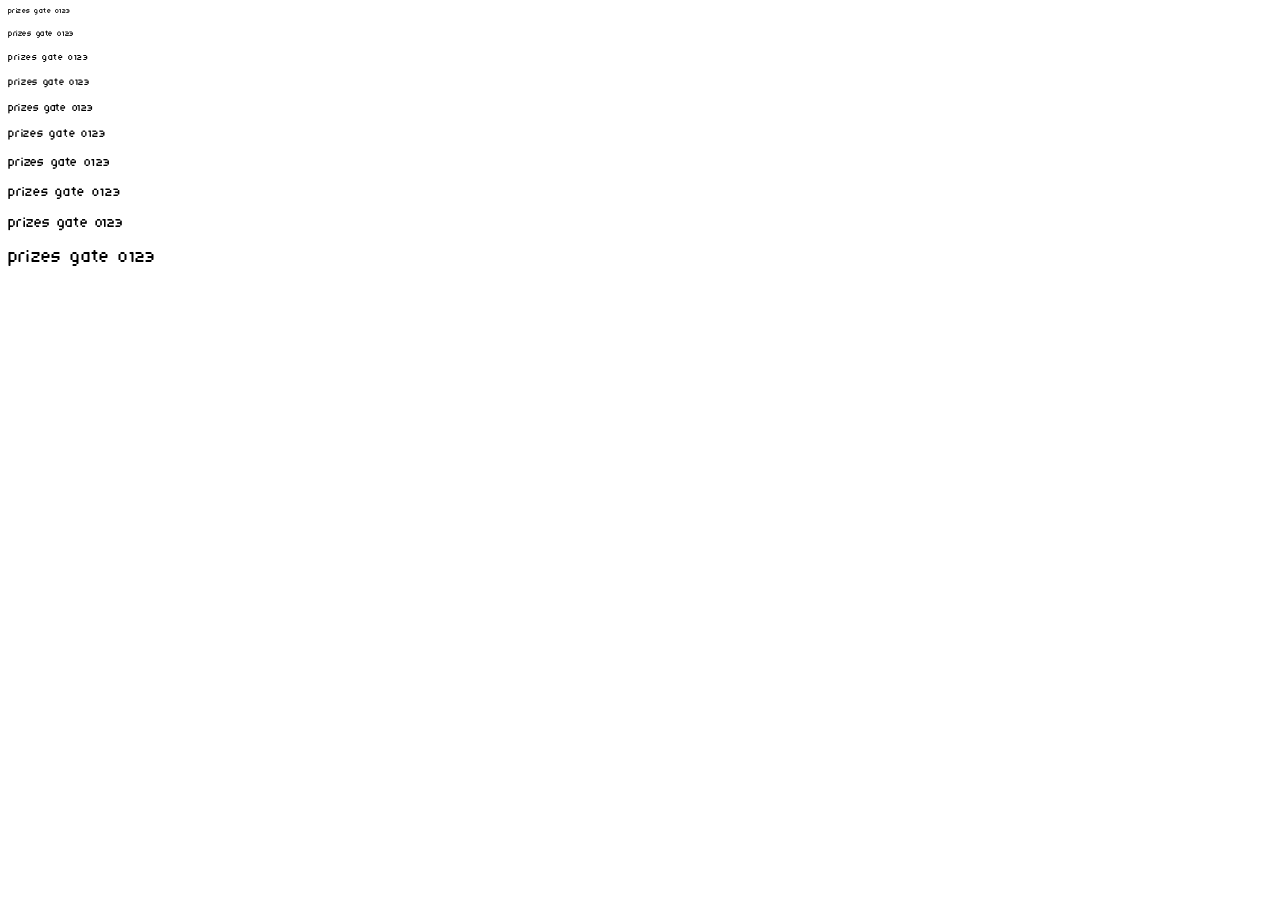
<file: work/critic_type/crisp.html>
<!doctype html><meta charset=utf8><style>/* fourzerofourpixel, the 404 pixel face, taken from 404.xyz/fonts. It is a partial subset:
   uppercase, digits and a little punctuation. Keep every pixel string uppercase and avoid
   the percent sign, the plus sign, the middle dot and arrows. */
@font-face{font-family:'fourzerofourpixel';src:url([data-uri]) format('woff2');font-weight:400;font-display:swap}

body{margin:0;background:#fff}
div{font-family:fourzerofourpixel;color:#000;text-transform:uppercase;letter-spacing:.06em;
 background:#fff;padding:6px 8px;white-space:nowrap}
</style><div id="s8" style="font-size:8px">PRIZES GATE 0123</div><div id="s9" style="font-size:9px">PRIZES GATE 0123</div><div id="s10" style="font-size:10px">PRIZES GATE 0123</div><div id="s11" style="font-size:11px">PRIZES GATE 0123</div><div id="s12" style="font-size:12px">PRIZES GATE 0123</div><div id="s13" style="font-size:13px">PRIZES GATE 0123</div><div id="s14" style="font-size:14px">PRIZES GATE 0123</div><div id="s15" style="font-size:15px">PRIZES GATE 0123</div><div id="s16" style="font-size:16px">PRIZES GATE 0123</div><div id="s20" style="font-size:20px">PRIZES GATE 0123</div>
</file>
